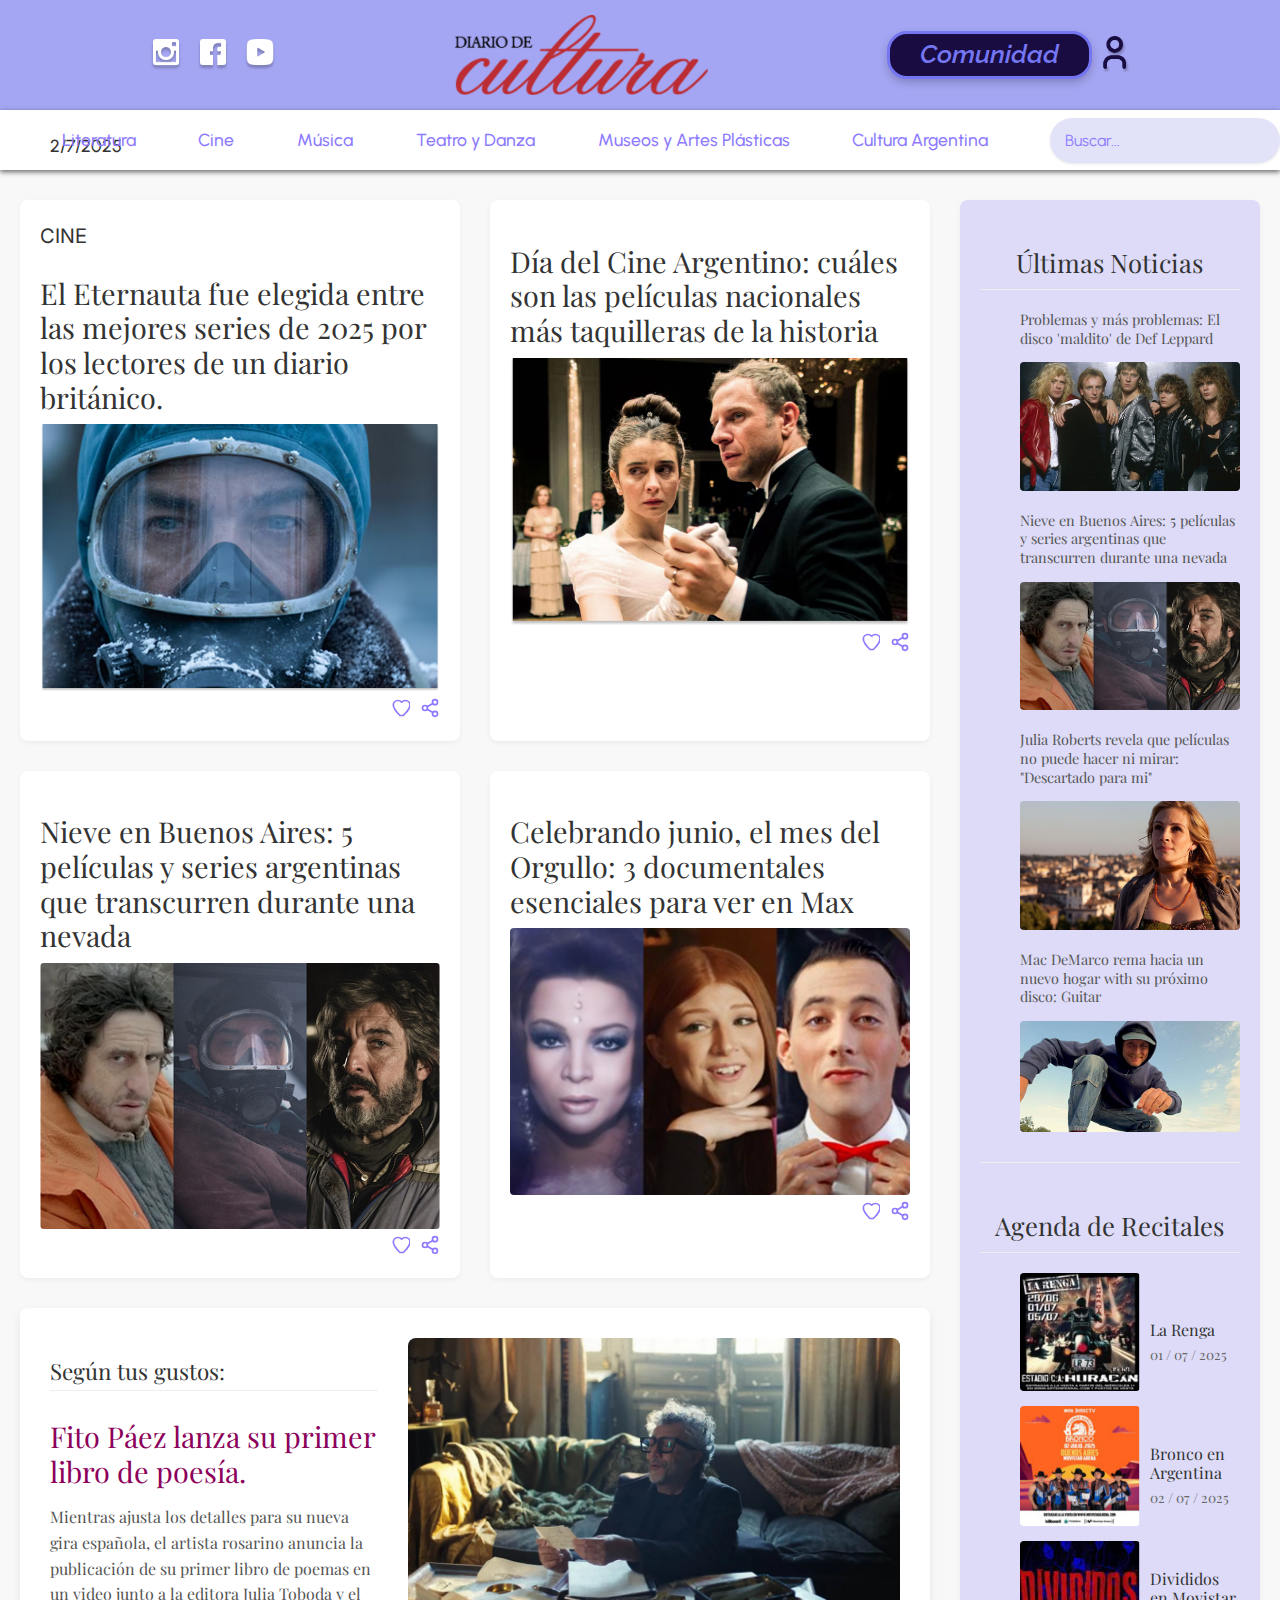
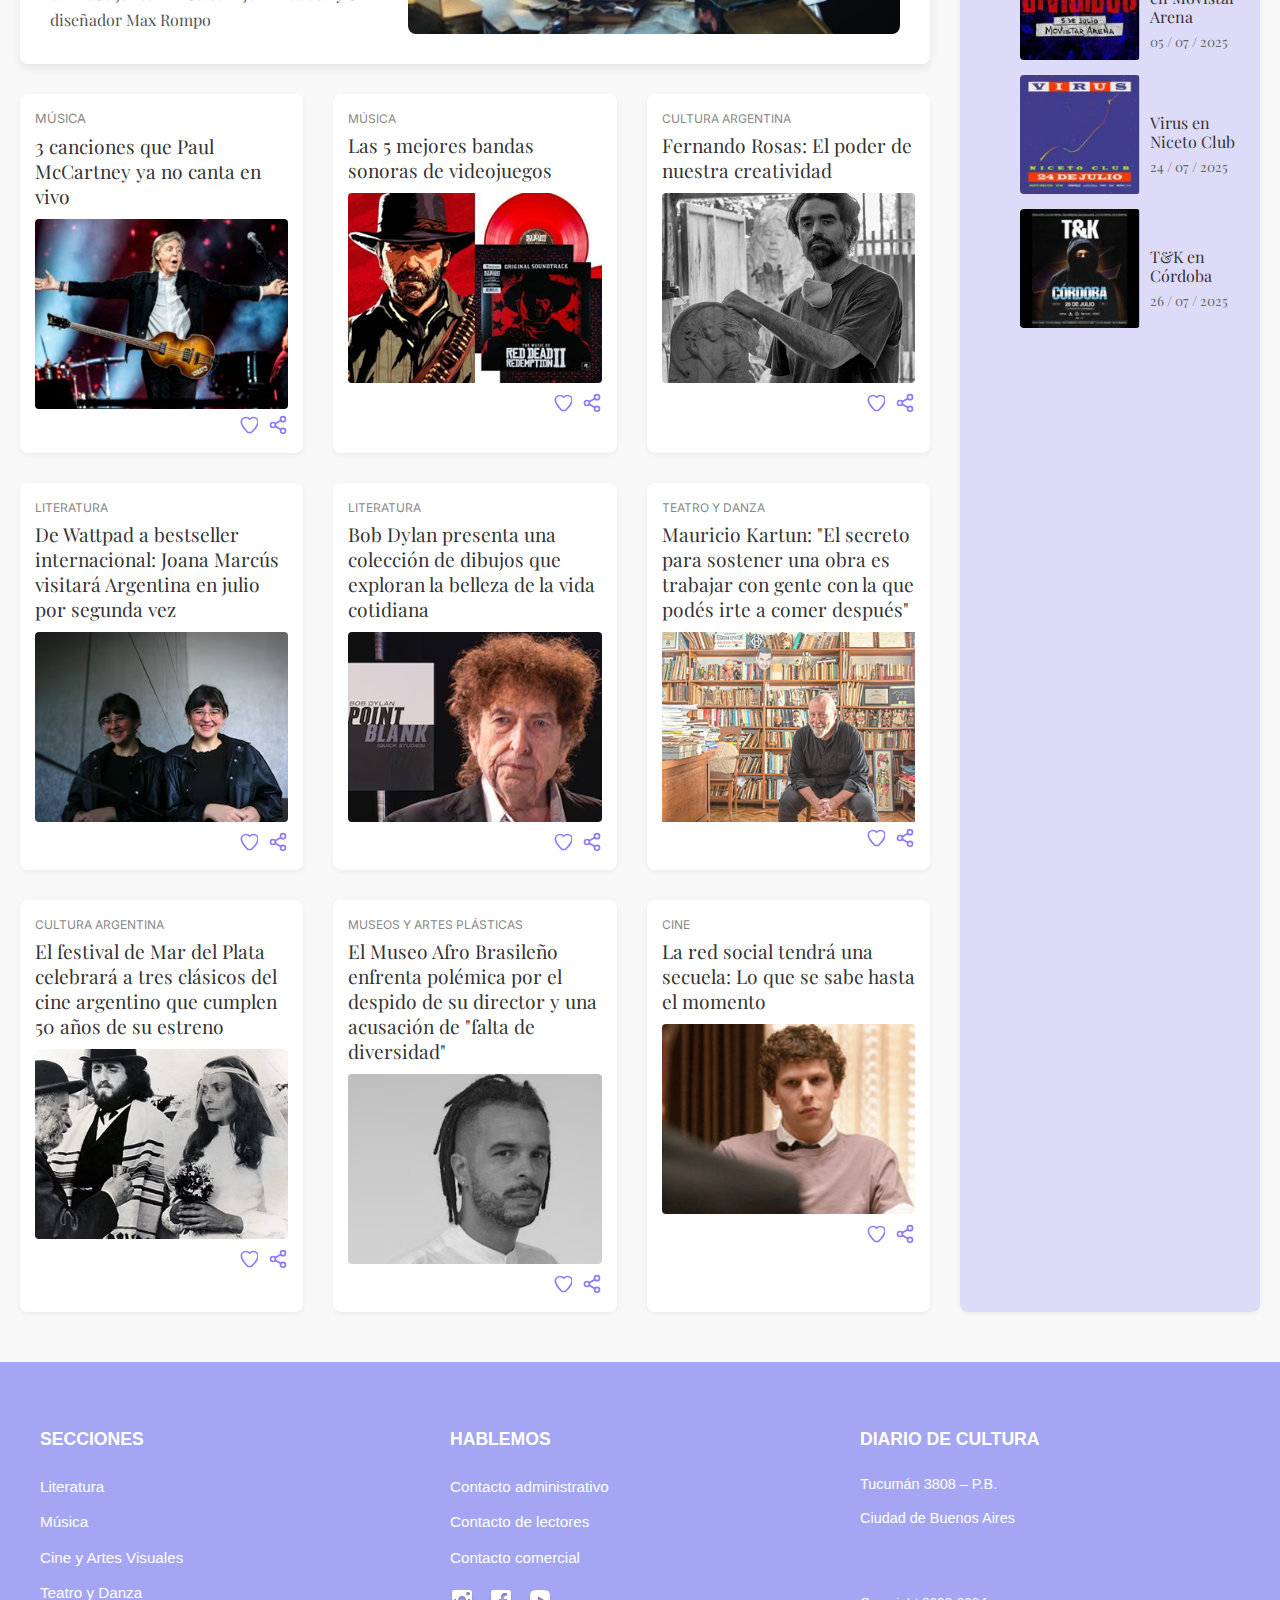
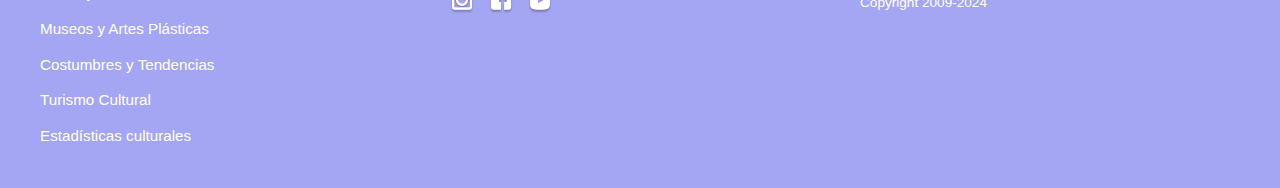
<file: index.html>
<!DOCTYPE html>
<html lang="es">
<head>
    <meta charset="UTF-8">
    <meta name="viewport" content="width=device-width, initial-scale=1.0">
    <title>Diario de Cultura</title>

<link rel="preconnect" href="https://fonts.googleapis.com">
    <link rel="preconnect" href="https://fonts.gstatic.com" crossorigin>

    <link href="https://fonts.googleapis.com/css2?family=Raleway:ital,wght@1,600&display=swap" rel="stylesheet">
  <link href="https://fonts.googleapis.com/css2?family=Urbanist:wght@500&display=swap" rel="stylesheet">
 <link href="https://fonts.googleapis.com/css2?family=Playfair+Display:wght@400&display=swap" rel="stylesheet">
 <link href="https://fonts.googleapis.com/css2?family=Inter:wght@400&display=swap" rel="stylesheet">

    <link rel="stylesheet" href="estilos.css">
    <link rel="icon" href="./imagenes/favicon.png" type="ICO">
</head>
<body>

    <header class="main-header">
        <div class="top-header-bar">
            <div class="social-icons">
                <a href="#" class="icon-link"><img src="Imagenes/IG.png" alt="Instagram"></a>
                <a href="#" class="icon-link"><img src="Imagenes/FB.png" alt="Facebook"></a>
                <a href="#" class="icon-link"><img src="Imagenes/YT.png" alt="YouTube"></a>
            </div>
            <div class="site-logo">
                <img src="Imagenes/Logo.png" alt="Diario de Cultura Logo">
            </div>
            <div class="CTA">
            <a href="comunidad.html" class="community-button">Comunidad</a>
            <a href="login.html" target="_blank">
        <img src="Imagenes/User.png" alt="Icono user">
    </a>
            </div>
        </div>

   <nav class="main-nav">
    <ul>
        <li>
            <p class="Fecha">2/7/2025</p>
        </li>

        <li><a href="#">Literatura</a></li>
        <li><a href="#">Cine</a></li>
        <li><a href="#">Música</a></li>
        <li><a href="#">Teatro y Danza</a></li>
        <li><a href="#">Museos y Artes Plásticas</a></li>
        <li><a href="#">Cultura Argentina</a></li>
  
    <div class="search-bar-container">
  <input type="text" class="search-input" placeholder="Buscar...">
  <span class="search-icon-svg">
    <!-- SVG de lupa -->
    <svg width="28" height="28" viewBox="0 0 24 24" fill="none" stroke="#8D7AFF" stroke-width="2" stroke-linecap="round" stroke-linejoin="round">
      <circle cx="11" cy="11" r="8"/>
      <line x1="21" y1="21" x2="16.65" y2="16.65"/>
    </svg>
  </span>
</div>

    </ul>
</nav>
    </header>
<main class="main-content-grid">
    <article class="grid-item news-item-gardel">
        <span class="CINE">CINE</span>
        <h2>El Eternauta fue elegida entre las mejores series de 2025 por los lectores de un diario británico.</h2>
        <img src="Imagenes/Cine.png" alt="El Eternauta">
        <div class="news-actions" style="display: flex; justify-content: flex-end; gap: 10px; margin-top: 6px;">
            <!-- Like icon -->
            <button class="like-btn" title="Me gusta" style="background:none;border:none;cursor:pointer;padding:0;">
                <svg class="heart-icon" width="20" height="20" viewBox="0 0 24 24" fill="none" stroke="#8D7AFF" stroke-width="2" stroke-linecap="round" stroke-linejoin="round">
                  <path d="M12 21C12 21 4 13.36 4 8.5C4 5.42 6.42 3 9.5 3C11.24 3 12.91 3.81 14 5.08C15.09 3.81 16.76 3 18.5 3C21.58 3 24 5.42 24 8.5C24 13.36 16 21 16 21H12Z"/>
                </svg>
            </button>
            <!-- Share icon -->
            <button title="Compartir" style="background:none;border:none;cursor:pointer;padding:0;">
                <svg width="20" height="20" viewBox="0 0 24 24" fill="none" stroke="#8D7AFF" stroke-width="2" stroke-linecap="round" stroke-linejoin="round">
                  <circle cx="18" cy="5" r="3"/>
                  <circle cx="6" cy="12" r="3"/>
                  <circle cx="18" cy="19" r="3"/>
                  <line x1="8.59" y1="13.51" x2="15.42" y2="17.49"/>
                  <line x1="15.41" y1="6.51" x2="8.59" y2="10.49"/>
                </svg>
            </button>
        </div>
    </article>

    <article class="grid-item news-item-eternauta">
        <h2>Día del Cine Argentino: cuáles son las películas nacionales más taquilleras de la historia</h2>
        <img src="Imagenes/Cine2.png" alt="La Eternauta">
        <div class="news-actions" style="display: flex; justify-content: flex-end; gap: 10px; margin-top: 6px;">
            <!-- Like icon -->
            <button class="like-btn" title="Me gusta" style="background:none;border:none;cursor:pointer;padding:0;">
                <svg class="heart-icon" width="20" height="20" viewBox="0 0 24 24" fill="none" stroke="#8D7AFF" stroke-width="2" stroke-linecap="round" stroke-linejoin="round">
                  <path d="M12 21C12 21 4 13.36 4 8.5C4 5.42 6.42 3 9.5 3C11.24 3 12.91 3.81 14 5.08C15.09 3.81 16.76 3 18.5 3C21.58 3 24 5.42 24 8.5C24 13.36 16 21 16 21H12Z"/>
                </svg>
            </button>
            <!-- Share icon -->
            <button title="Compartir" style="background:none;border:none;cursor:pointer;padding:0;">
                <svg width="20" height="20" viewBox="0 0 24 24" fill="none" stroke="#8D7AFF" stroke-width="2" stroke-linecap="round" stroke-linejoin="round">
                  <circle cx="18" cy="5" r="3"/>
                  <circle cx="6" cy="12" r="3"/>
                  <circle cx="18" cy="19" r="3"/>
                  <line x1="8.59" y1="13.51" x2="15.42" y2="17.49"/>
                  <line x1="15.41" y1="6.51" x2="8.59" y2="10.49"/>
                </svg>
            </button>
        </div>
    </article>

    <aside class="grid-item sidebar">
        <h3>Últimas Noticias</h3>
        <ul class="latest-news-list">
            <li>
                
                <p>Problemas y más problemas: El disco 'maldito' de Def Leppard</p>
                <img src="Imagenes/Not1.png" alt="Problemas Def Leppard">
            </li>
            <li>
                
                <p>Nieve en Buenos Aires: 5 películas y series argentinas que transcurren durante una nevada</p>
                <img src="Imagenes/Not2.png" alt="Nieve en Buenos Aires">
            </li>
            <li>
                
                <p>Julia Roberts revela que películas no puede hacer ni mirar: "Descartado 
                para mi"</p>
                <img src="Imagenes/Not3.png" alt="Julia Roberts">
            </li>
            <li>
                <p>Mac DeMarco rema hacia un nuevo hogar with su próximo disco: Guitar</p>
                 <img src="Imagenes/Not4.png" alt="Mac Demarco">
            </li>
        </ul>
        <section class="recital-agenda">
            <h3>Agenda de Recitales</h3>
            <ul class="recital-list">
                <li>
                    <img src="Imagenes/Not5.png" alt="La Renga">
                    <div><h4>La Renga</h4><p>01 / 07 / 2025</p></div>
                </li>
                <li>
                    <img src="Imagenes/Not6.png" alt="Bronco">
                    <div><h4>Bronco en Argentina</h4><p>02 / 07 / 2025</p></div>
                </li>
                <li>
                    <img src="Imagenes/Not7.png" alt="Divididos">
                    <div><h4>Divididos en Movistar Arena</h4><p>05 / 07 / 2025</p></div>
                </li>
                <li>
                    <img src="Imagenes/Not8.png" alt="Virus">
                    <div><h4>Virus en Niceto Club</h4><p>24 / 07 / 2025</p></div>
                </li>
                <li>
                    <img src="Imagenes/Not9.png" alt="T&K">
                    <div><h4>T&K en Córdoba</h4><p>26 / 07 / 2025</p></div>
                </li>
            </ul>
        </section>
    </aside>

    <article class="grid-item news-item-walsh">
        <h2>Nieve en Buenos Aires:
 5 películas y series argentinas que transcurren durante una nevada</h2>
        <img src="Imagenes/Cine3.png" alt="María Elena Walsh">
        <div class="news-actions" style="display: flex; justify-content: flex-end; gap: 10px; margin-top: 6px;">
            <!-- Like icon -->
            <button class="like-btn" title="Me gusta" style="background:none;border:none;cursor:pointer;padding:0;">
                <svg class="heart-icon" width="20" height="20" viewBox="0 0 24 24" fill="none" stroke="#8D7AFF" stroke-width="2" stroke-linecap="round" stroke-linejoin="round">
                  <path d="M12 21C12 21 4 13.36 4 8.5C4 5.42 6.42 3 9.5 3C11.24 3 12.91 3.81 14 5.08C15.09 3.81 16.76 3 18.5 3C21.58 3 24 5.42 24 8.5C24 13.36 16 21 16 21H12Z"/>
                </svg>
            </button>
            <!-- Share icon -->
            <button title="Compartir" style="background:none;border:none;cursor:pointer;padding:0;">
                <svg width="20" height="20" viewBox="0 0 24 24" fill="none" stroke="#8D7AFF" stroke-width="2" stroke-linecap="round" stroke-linejoin="round">
                  <circle cx="18" cy="5" r="3"/>
                  <circle cx="6" cy="12" r="3"/>
                  <circle cx="18" cy="19" r="3"/>
                  <line x1="8.59" y1="13.51" x2="15.42" y2="17.49"/>
                  <line x1="15.41" y1="6.51" x2="8.59" y2="10.49"/>
                </svg>
            </button>
        </div>
    </article>

    <article class="grid-item news-item-cine-argentino">
        <h2>Celebrando junio, el mes del Orgullo:
3 documentales esenciales para ver en Max</h2>
        <img src="Imagenes/Cine4.png" alt="Día del Cine Argentino">
        <div class="news-actions" style="display: flex; justify-content: flex-end; gap: 10px; margin-top: 6px;">
            <!-- Like icon -->
            <button class="like-btn" title="Me gusta" style="background:none;border:none;cursor:pointer;padding:0;">
                <svg class="heart-icon" width="20" height="20" viewBox="0 0 24 24" fill="none" stroke="#8D7AFF" stroke-width="2" stroke-linecap="round" stroke-linejoin="round">
                  <path d="M12 21C12 21 4 13.36 4 8.5C4 5.42 6.42 3 9.5 3C11.24 3 12.91 3.81 14 5.08C15.09 3.81 16.76 3 18.5 3C21.58 3 24 5.42 24 8.5C24 13.36 16 21 16 21H12Z"/>
                </svg>
            </button>
            <!-- Share icon -->
            <button title="Compartir" style="background:none;border:none;cursor:pointer;padding:0;">
                <svg width="20" height="20" viewBox="0 0 24 24" fill="none" stroke="#8D7AFF" stroke-width="2" stroke-linecap="round" stroke-linejoin="round">
                  <circle cx="18" cy="5" r="3"/>
                  <circle cx="6" cy="12" r="3"/>
                  <circle cx="18" cy="19" r="3"/>
                  <line x1="8.59" y1="13.51" x2="15.42" y2="17.49"/>
                  <line x1="15.41" y1="6.51" x2="8.59" y2="10.49"/>
                </svg>
            </button>
        </div>
    </article>

    <section class="grid-item section-fito-poesia-divider">
        <div class="fito-poesia-content">
            <h2>Según tus gustos:</h2>
            <h3>Fito Páez lanza su primer libro de poesía.</h3>
            <p>Mientras ajusta los detalles para su nueva gira española, el artista rosarino anuncia la publicación de su primer libro de poemas en un video junto a la editora Julia Toboda y el diseñador Max Rompo</p>
        </div>
        <div class="fito-poesia-image">
            <img src="Imagenes/FitoPaez.png" alt="Fito Páez en un sofá">
        </div>
    </section>
<article class="grid-item news-item-paul-mccartney-small">
        <div>
            <span class="category">Música</span>
            <h3>3 canciones que Paul McCartney ya no canta en vivo</h3>
             <img src="Imagenes/Música1.png" alt="Bandas Sonoras">
            <div class="news-actions" style="display: flex; justify-content: flex-end; gap: 10px; margin-top: 6px;">
                <!-- Like icon -->
                <button class="like-btn" title="Me gusta" style="background:none;border:none;cursor:pointer;padding:0;">
                    <svg class="heart-icon" width="20" height="20" viewBox="0 0 24 24" fill="none" stroke="#8D7AFF" stroke-width="2" stroke-linecap="round" stroke-linejoin="round">
                      <path d="M12 21C12 21 4 13.36 4 8.5C4 5.42 6.42 3 9.5 3C11.24 3 12.91 3.81 14 5.08C15.09 3.81 16.76 3 18.5 3C21.58 3 24 5.42 24 8.5C24 13.36 16 21 16 21H12Z"/>
                    </svg>
                </button>
                <!-- Share icon -->
                <button title="Compartir" style="background:none;border:none;cursor:pointer;padding:0;">
                    <svg width="20" height="20" viewBox="0 0 24 24" fill="none" stroke="#8D7AFF" stroke-width="2" stroke-linecap="round" stroke-linejoin="round">
                      <circle cx="18" cy="5" r="3"/>
                      <circle cx="6" cy="12" r="3"/>
                      <circle cx="18" cy="19" r="3"/>
                      <line x1="8.59" y1="13.51" x2="15.42" y2="17.49"/>
                      <line x1="15.41" y1="6.51" x2="8.59" y2="10.49"/>
                    </svg>
                </button>
            </div>
        </div>
    </article>

    <article class="grid-item news-item-bandas-sonoras">
        <span class="category">Música</span>
        <h3>Las 5 mejores bandas sonoras de videojuegos</h3>
        <img src="Imagenes/Música2.png" alt="Bandas Sonoras">
        <div class="news-actions" style="display: flex; justify-content: flex-end; gap: 10px; margin-top: 6px;">
            <!-- Like icon -->
            <button class="like-btn" title="Me gusta" style="background:none;border:none;cursor:pointer;padding:0;">
                <svg class="heart-icon" width="20" height="20" viewBox="0 0 24 24" fill="none" stroke="#8D7AFF" stroke-width="2" stroke-linecap="round" stroke-linejoin="round">
                  <path d="M12 21C12 21 4 13.36 4 8.5C4 5.42 6.42 3 9.5 3C11.24 3 12.91 3.81 14 5.08C15.09 3.81 16.76 3 18.5 3C21.58 3 24 5.42 24 8.5C24 13.36 16 21 16 21H12Z"/>
                </svg>
            </button>
            <!-- Share icon -->
            <button title="Compartir" style="background:none;border:none;cursor:pointer;padding:0;">
                <svg width="20" height="20" viewBox="0 0 24 24" fill="none" stroke="#8D7AFF" stroke-width="2" stroke-linecap="round" stroke-linejoin="round">
                  <circle cx="18" cy="5" r="3"/>
                  <circle cx="6" cy="12" r="3"/>
                  <circle cx="18" cy="19" r="3"/>
                  <line x1="8.59" y1="13.51" x2="15.42" y2="17.49"/>
                  <line x1="15.41" y1="6.51" x2="8.59" y2="10.49"/>
                </svg>
            </button>
        </div>
    </article>

    <article class="grid-item news-item-fernando-rosas">
        <span class="category">Cultura Argentina</span>
        <h3>Fernando Rosas: El poder de nuestra creatividad</h3>
        <img src="Imagenes/Cultura.png" alt="Fernando Rosas">
        <div class="news-actions" style="display: flex; justify-content: flex-end; gap: 10px; margin-top: 6px;">
            <!-- Like icon -->
            <button class="like-btn" title="Me gusta" style="background:none;border:none;cursor:pointer;padding:0;">
                <svg class="heart-icon" width="20" height="20" viewBox="0 0 24 24" fill="none" stroke="#8D7AFF" stroke-width="2" stroke-linecap="round" stroke-linejoin="round">
                  <path d="M12 21C12 21 4 13.36 4 8.5C4 5.42 6.42 3 9.5 3C11.24 3 12.91 3.81 14 5.08C15.09 3.81 16.76 3 18.5 3C21.58 3 24 5.42 24 8.5C24 13.36 16 21 16 21H12Z"/>
                </svg>
            </button>
            <!-- Share icon -->
            <button title="Compartir" style="background:none;border:none;cursor:pointer;padding:0;">
                <svg width="20" height="20" viewBox="0 0 24 24" fill="none" stroke="#8D7AFF" stroke-width="2" stroke-linecap="round" stroke-linejoin="round">
                  <circle cx="18" cy="5" r="3"/>
                  <circle cx="6" cy="12" r="3"/>
                  <circle cx="18" cy="19" r="3"/>
                  <line x1="8.59" y1="13.51" x2="15.42" y2="17.49"/>
                  <line x1="15.41" y1="6.51" x2="8.59" y2="10.49"/>
                </svg>
            </button>
        </div>
    </article>

    <article class="grid-item news-item-joana-marcus">
        <span class="category">Literatura</span>
        <h3>De Wattpad a bestseller internacional: Joana Marcús visitará Argentina en julio por segunda vez</h3>
        <img src="Imagenes/Lit1.png" alt="Joana Marcús">
        <div class="news-actions" style="display: flex; justify-content: flex-end; gap: 10px; margin-top: 6px;">
            <!-- Like icon -->
            <button class="like-btn" title="Me gusta" style="background:none;border:none;cursor:pointer;padding:0;">
                <svg class="heart-icon" width="20" height="20" viewBox="0 0 24 24" fill="none" stroke="#8D7AFF" stroke-width="2" stroke-linecap="round" stroke-linejoin="round">
                  <path d="M12 21C12 21 4 13.36 4 8.5C4 5.42 6.42 3 9.5 3C11.24 3 12.91 3.81 14 5.08C15.09 3.81 16.76 3 18.5 3C21.58 3 24 5.42 24 8.5C24 13.36 16 21 16 21H12Z"/>
                </svg>
            </button>
            <!-- Share icon -->
            <button title="Compartir" style="background:none;border:none;cursor:pointer;padding:0;">
                <svg width="20" height="20" viewBox="0 0 24 24" fill="none" stroke="#8D7AFF" stroke-width="2" stroke-linecap="round" stroke-linejoin="round">
                  <circle cx="18" cy="5" r="3"/>
                  <circle cx="6" cy="12" r="3"/>
                  <circle cx="18" cy="19" r="3"/>
                  <line x1="8.59" y1="13.51" x2="15.42" y2="17.49"/>
                  <line x1="15.41" y1="6.51" x2="8.59" y2="10.49"/>
                </svg>
            </button>
        </div>
    </article>

    <article class="grid-item news-item-bob-dylan">
        <span class="category">Literatura</span>
        <h3>Bob Dylan presenta una colección de dibujos que exploran la belleza de la vida cotidiana</h3>
        <img src="Imagenes/Lit2.png" alt="Bob Dylan">
        <div class="news-actions" style="display: flex; justify-content: flex-end; gap: 10px; margin-top: 6px;">
            <!-- Like icon -->
            <button class="like-btn" title="Me gusta" style="background:none;border:none;cursor:pointer;padding:0;">
                <svg class="heart-icon" width="20" height="20" viewBox="0 0 24 24" fill="none" stroke="#8D7AFF" stroke-width="2" stroke-linecap="round" stroke-linejoin="round">
                  <path d="M12 21C12 21 4 13.36 4 8.5C4 5.42 6.42 3 9.5 3C11.24 3 12.91 3.81 14 5.08C15.09 3.81 16.76 3 18.5 3C21.58 3 24 5.42 24 8.5C24 13.36 16 21 16 21H12Z"/>
                </svg>
            </button>
            <!-- Share icon -->
            <button title="Compartir" style="background:none;border:none;cursor:pointer;padding:0;">
                <svg width="20" height="20" viewBox="0 0 24 24" fill="none" stroke="#8D7AFF" stroke-width="2" stroke-linecap="round" stroke-linejoin="round">
                  <circle cx="18" cy="5" r="3"/>
                  <circle cx="6" cy="12" r="3"/>
                  <circle cx="18" cy="19" r="3"/>
                  <line x1="8.59" y1="13.51" x2="15.42" y2="17.49"/>
                  <line x1="15.41" y1="6.51" x2="8.59" y2="10.49"/>
                </svg>
            </button>
        </div>
    </article>

    <article class="grid-item news-item-mauricio-kartun">
        <span class="category">Teatro y Danza</span>
        <h3>Mauricio Kartun: "El secreto para sostener una obra es trabajar con gente con la que podés irte a comer después"</h3>
        <a href="#"><img src="Imagenes/Teatro.png" alt="Mauricio Kartun"></a>
        <div class="news-actions" style="display: flex; justify-content: flex-end; gap: 10px; margin-top: 6px;">
            <!-- Like icon -->
            <button class="like-btn" title="Me gusta" style="background:none;border:none;cursor:pointer;padding:0;">
                <svg class="heart-icon" width="20" height="20" viewBox="0 0 24 24" fill="none" stroke="#8D7AFF" stroke-width="2" stroke-linecap="round" stroke-linejoin="round">
                  <path d="M12 21C12 21 4 13.36 4 8.5C4 5.42 6.42 3 9.5 3C11.24 3 12.91 3.81 14 5.08C15.09 3.81 16.76 3 18.5 3C21.58 3 24 5.42 24 8.5C24 13.36 16 21 16 21H12Z"/>
                </svg>
            </button>
            <!-- Share icon -->
            <button title="Compartir" style="background:none;border:none;cursor:pointer;padding:0;">
                <svg width="20" height="20" viewBox="0 0 24 24" fill="none" stroke="#8D7AFF" stroke-width="2" stroke-linecap="round" stroke-linejoin="round">
                  <circle cx="18" cy="5" r="3"/>
                  <circle cx="6" cy="12" r="3"/>
                  <circle cx="18" cy="19" r="3"/>
                  <line x1="8.59" y1="13.51" x2="15.42" y2="17.49"/>
                  <line x1="15.41" y1="6.51" x2="8.59" y2="10.49"/>
                </svg>
            </button>
        </div>
    </article>

    <article class="grid-item news-item-mar-del-plata">
        <span class="category">Cultura Argentina</span>
        <h3>El festival de Mar del Plata celebrará a tres clásicos del cine argentino que cumplen 50 años de su estreno</h3>
        <img src="Imagenes/Cultura2.png" alt="Festival Mar del Plata">
        <div class="news-actions" style="display: flex; justify-content: flex-end; gap: 10px; margin-top: 6px;">
            <!-- Like icon -->
            <button class="like-btn" title="Me gusta" style="background:none;border:none;cursor:pointer;padding:0;">
                <svg class="heart-icon" width="20" height="20" viewBox="0 0 24 24" fill="none" stroke="#8D7AFF" stroke-width="2" stroke-linecap="round" stroke-linejoin="round">
                  <path d="M12 21C12 21 4 13.36 4 8.5C4 5.42 6.42 3 9.5 3C11.24 3 12.91 3.81 14 5.08C15.09 3.81 16.76 3 18.5 3C21.58 3 24 5.42 24 8.5C24 13.36 16 21 16 21H12Z"/>
                </svg>
            </button>
            <!-- Share icon -->
            <button title="Compartir" style="background:none;border:none;cursor:pointer;padding:0;">
                <svg width="20" height="20" viewBox="0 0 24 24" fill="none" stroke="#8D7AFF" stroke-width="2" stroke-linecap="round" stroke-linejoin="round">
                  <circle cx="18" cy="5" r="3"/>
                  <circle cx="6" cy="12" r="3"/>
                  <circle cx="18" cy="19" r="3"/>
                  <line x1="8.59" y1="13.51" x2="15.42" y2="17.49"/>
                  <line x1="15.41" y1="6.51" x2="8.59" y2="10.49"/>
                </svg>
            </button>
        </div>
    </article>

    <article class="grid-item news-item-museo-afro">
        <span class="category">Museos y Artes Plásticas</span>
        <h3>El Museo Afro Brasileño enfrenta polémica por el despido de su director y una acusación de "falta de diversidad"</h3>
        <img src="Imagenes/Museo.png" alt="Museo Afro Brasileño">
        <div class="news-actions" style="display: flex; justify-content: flex-end; gap: 10px; margin-top: 6px;">
            <!-- Like icon -->
            <button class="like-btn" title="Me gusta" style="background:none;border:none;cursor:pointer;padding:0;">
                <svg class="heart-icon" width="20" height="20" viewBox="0 0 24 24" fill="none" stroke="#8D7AFF" stroke-width="2" stroke-linecap="round" stroke-linejoin="round">
                  <path d="M12 21C12 21 4 13.36 4 8.5C4 5.42 6.42 3 9.5 3C11.24 3 12.91 3.81 14 5.08C15.09 3.81 16.76 3 18.5 3C21.58 3 24 5.42 24 8.5C24 13.36 16 21 16 21H12Z"/>
                </svg>
            </button>
            <!-- Share icon -->
            <button title="Compartir" style="background:none;border:none;cursor:pointer;padding:0;">
                <svg width="20" height="20" viewBox="0 0 24 24" fill="none" stroke="#8D7AFF" stroke-width="2" stroke-linecap="round" stroke-linejoin="round">
                  <circle cx="18" cy="5" r="3"/>
                  <circle cx="6" cy="12" r="3"/>
                  <circle cx="18" cy="19" r="3"/>
                  <line x1="8.59" y1="13.51" x2="15.42" y2="17.49"/>
                  <line x1="15.41" y1="6.51" x2="8.59" y2="10.49"/>
                </svg>
            </button>
        </div>
    </article>

    <article class="grid-item news-item-red-social-secuela">
        <span class="category">Cine</span>
        <h3>La red social tendrá una secuela: Lo que se sabe hasta el momento</h3>
        <img src="Imagenes/Elfacha.png" alt="La Red Social">
        <div class="news-actions" style="display: flex; justify-content: flex-end; gap: 10px; margin-top: 6px;">
            <!-- Like icon -->
            <button class="like-btn" title="Me gusta" style="background:none;border:none;cursor:pointer;padding:0;">
                <svg class="heart-icon" width="20" height="20" viewBox="0 0 24 24" fill="none" stroke="#8D7AFF" stroke-width="2" stroke-linecap="round" stroke-linejoin="round">
                  <path d="M12 21C12 21 4 13.36 4 8.5C4 5.42 6.42 3 9.5 3C11.24 3 12.91 3.81 14 5.08C15.09 3.81 16.76 3 18.5 3C21.58 3 24 5.42 24 8.5C24 13.36 16 21 16 21H12Z"/>
                </svg>
            </button>
            <!-- Share icon -->
            <button title="Compartir" style="background:none;border:none;cursor:pointer;padding:0;">
                <svg width="20" height="20" viewBox="0 0 24 24" fill="none" stroke="#8D7AFF" stroke-width="2" stroke-linecap="round" stroke-linejoin="round">
                  <circle cx="18" cy="5" r="3"/>
                  <circle cx="6" cy="12" r="3"/>
                  <circle cx="18" cy="19" r="3"/>
                  <line x1="8.59" y1="13.51" x2="15.42" y2="17.49"/>
                  <line x1="15.41" y1="6.51" x2="8.59" y2="10.49"/>
                </svg>
            </button>
        </div>
    </article>
</main>

 <footer class="main-footer">
    <div class="footer-grid">
        <div class="footer-column sections">
            <h4>SECCIONES</h4>
            <ul>
                <li><a href="#">Literatura</a></li>
                <li><a href="#">Música</a></li>
                <li><a href="#">Cine y Artes Visuales</a></li>
                <li><a href="#">Teatro y Danza</a></li>
                <li><a href="#">Museos y Artes Plásticas</a></li>
                <li><a href="#">Costumbres y Tendencias</a></li>
                <li><a href="#">Turismo Cultural</a></li>
                <li><a href="#">Estadísticas culturales</a></li>
            </ul>
        </div>

        <div class="footer-column contact-info">
            <h4>HABLEMOS</h4>
            <ul>
                <li><a href="#">Contacto administrativo</a></li>
                <li><a href="#">Contacto de lectores</a></li>
                <li><a href="#">Contacto comercial</a></li>
            </ul>
            <div class="footer-social-icons">
                <a href="#" class="social-icon-link"><img src="Imagenes/IG.png" alt="Instagram"></a>
                <a href="#" class="social-icon-link"><img src="Imagenes/FB.png" alt="Facebook"></a>
                 <a href="#" class="social-icon-link"><img src="Imagenes/YT.png" alt="YouTube"></a>
            </div>
        </div>

        <div class="footer-column editorial-info">
            <h4>DIARIO DE CULTURA</h4>
            <address>
                <p>Tucumán 3808 – P.B.</p>
                <p>Ciudad de Buenos Aires</p>
            </address>
            <p class="copyright">Copyright 2009-2024</p>
        </div>
    </div>
</footer>

<script>
  // Corazones rellenos al click
  document.querySelectorAll('.like-btn').forEach(function(btn) {
    btn.addEventListener('click', function() {
      const svg = btn.querySelector('.heart-icon');
      const isFilled = svg.getAttribute('fill') !== 'none' && svg.getAttribute('fill') !== '';
      if (!isFilled) {
        svg.setAttribute('fill', '#8D7AFF');
      } else {
        svg.setAttribute('fill', 'none');
      }
    });
  });
</script>
</body>
</html>
</file>
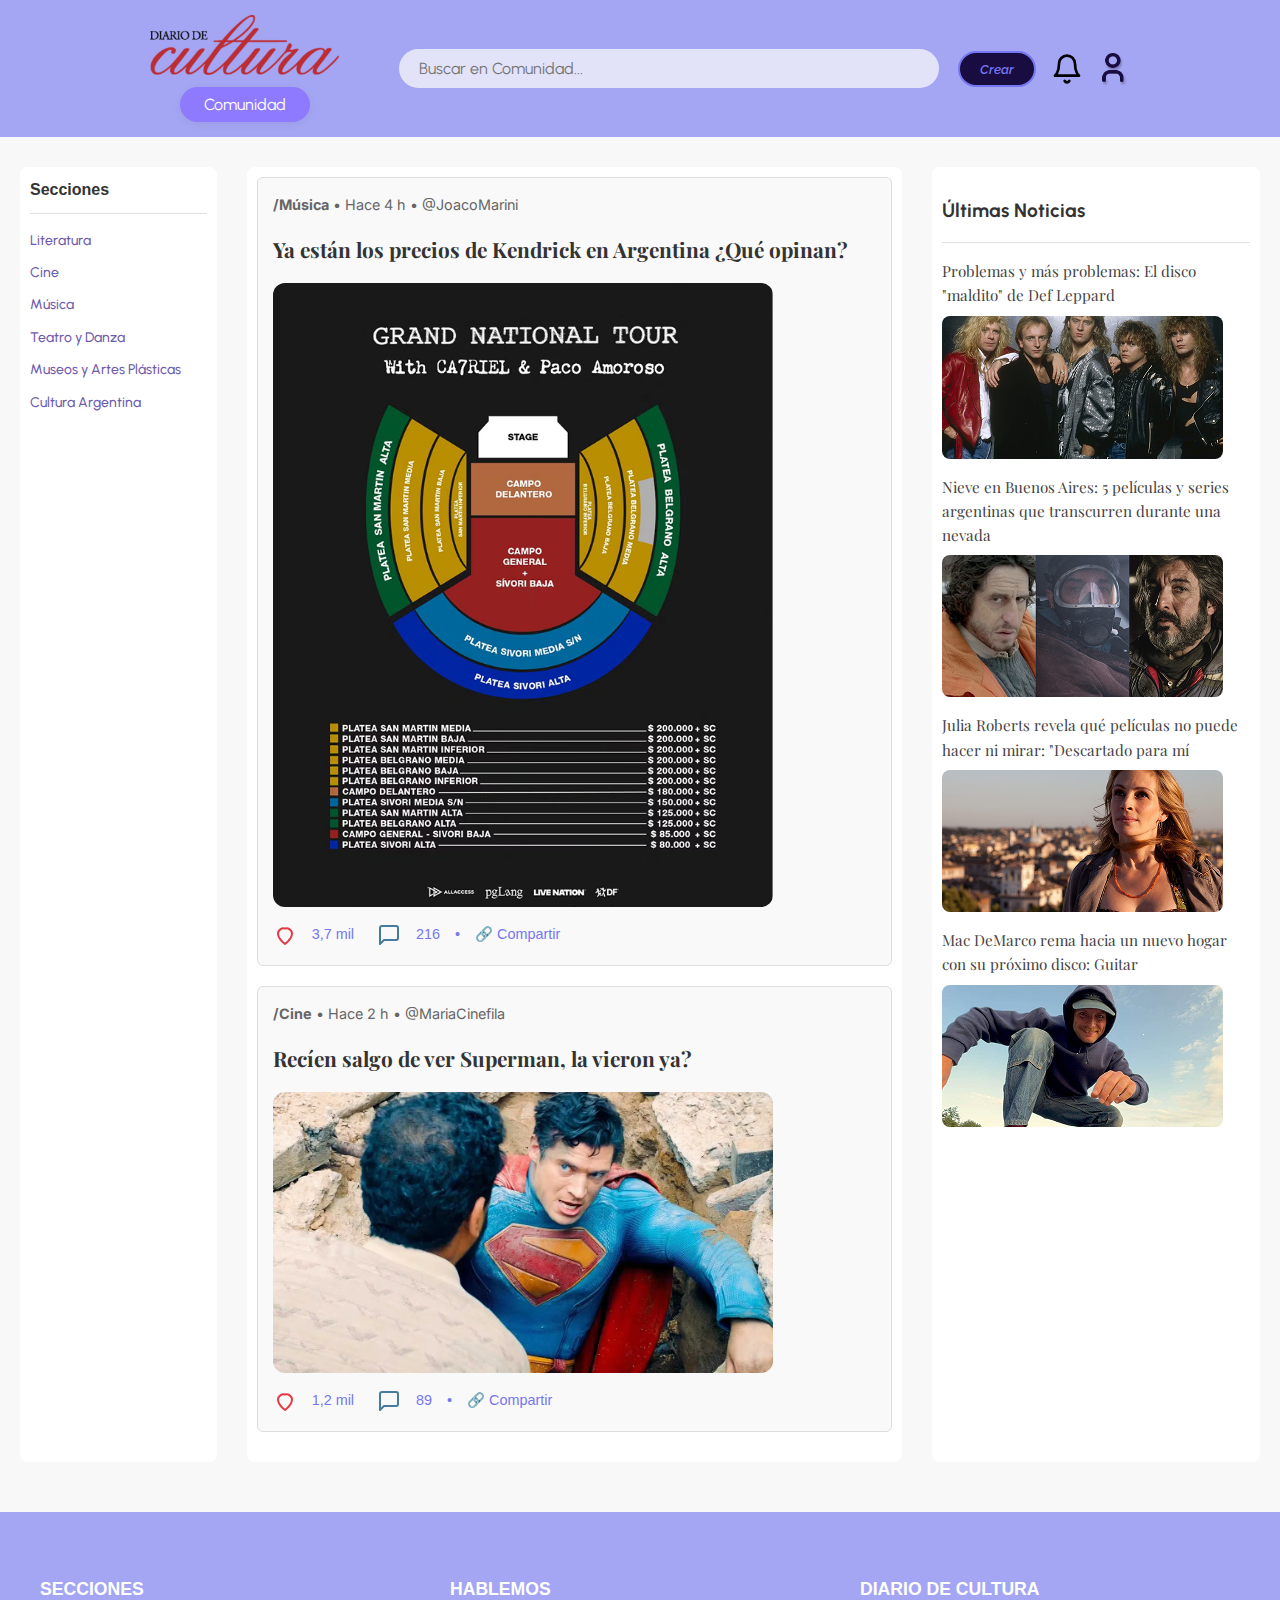
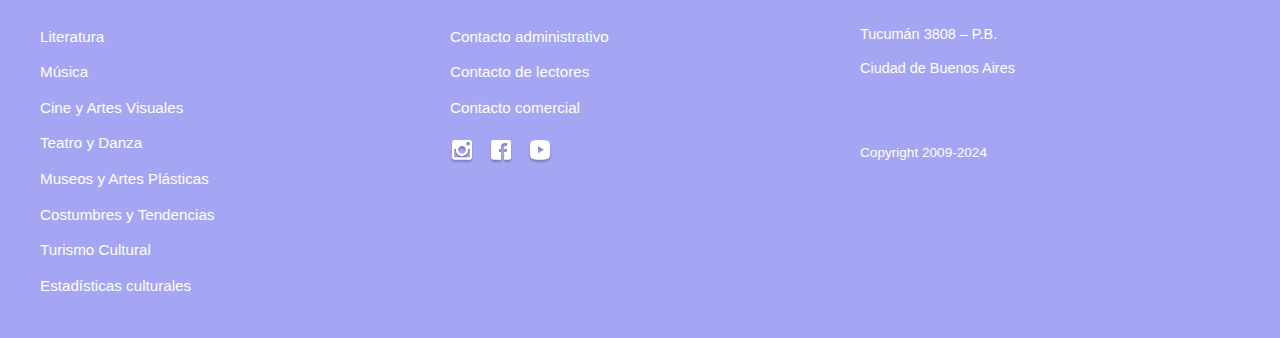
<file: comunidad.html>
<!DOCTYPE html>
<html lang="es">
<head>
  <meta charset="UTF-8" />
  <meta name="viewport" content="width=device-width, initial-scale=1.0" />
  <title>Comunidad | Diario de Cultura</title>
  <link rel="stylesheet" href="estilos.css" />
  <link rel="icon" href="Imagenes/favicon.png" type="ICO" />
  <!-- Tipografías -->
  <link href="https://fonts.googleapis.com/css2?family=Raleway:ital,wght@1,600&display=swap" rel="stylesheet" />
  <link href="https://fonts.googleapis.com/css2?family=Urbanist:wght@500&display=swap" rel="stylesheet" />
  <link href="https://fonts.googleapis.com/css2?family=Playfair+Display:wght@400&display=swap" rel="stylesheet" />
  <link href="https://fonts.googleapis.com/css2?family=Inter:wght@400&display=swap" rel="stylesheet" />
</head>
<body>

<!-- HEADER personalizado para Comunidad -->
<header class="comunidad-header">
  <div class="logo">
    <a href="index.html"><img src="Imagenes/Logo.png" alt="Logo Diario de Cultura" /></a>
    <button class="comunidad-active-btn" style="display:block;margin:12px auto 0 auto;padding:8px 24px;background:#8D7AFF;color:#fff;border:none;border-radius:20px;font-size:1rem;font-family:'Urbanist',sans-serif;cursor:default;box-shadow:0 2px 8px rgba(0,0,0,0.06);">Comunidad</button>
  </div>
  <div class="search-bar">
    <input type="text" placeholder="Buscar en Comunidad..." />
  </div>
  <div class="acciones">
    <a href="crear.html">
      <button>Crear</button>
    </a>
    <span class="notificaciones-icon" style="display:inline-flex;align-items:center;">
      <svg width="32" height="32" viewBox="0 0 24 24" fill="none" stroke="#000" stroke-width="2" stroke-linecap="round" stroke-linejoin="round" style="display:block;">
        <path d="M18 8a6 6 0 0 0-12 0c0 7-3 9-3 9h18s-3-2-3-9"/>
        <path d="M13.73 21a2 2 0 0 1-3.46 0"/>
      </svg>
    </span>
    <a href="login.html">
      <img src="Imagenes/User.png" alt="Usuario" style="width:32px;height:32px;object-fit:contain;cursor:pointer;" />
    </a>
  </div>
</header>

<!-- CUERPO principal con 3 columnas -->
<main class="comunidad-layout">
  <!-- Izquierda: Secciones -->
  <aside class="secciones">
    <strong style="display:block;margin-bottom:10px;">Secciones</strong>
    <hr style="border:none;border-top:1.5px solid #e0e0e0;margin:0 0 16px 0;">
    <ul>
      <li><a href="literatura.html">Literatura</a></li>
      <li><a href="#">Cine</a></li>
      <li><a href="#">Música</a></li>
      <li><a href="#">Teatro y Danza</a></li>
      <li><a href="#">Museos y Artes Plásticas</a></li>
      <li><a href="#">Cultura Argentina</a></li>
    </ul>
  </aside>

  <!-- Centro: Foro -->
  <section class="foro">
    <article class="post">
      <div class="meta"><strong>/Música</strong> • Hace 4 h • @JoacoMarini</div>
      <h2>Ya están los precios de Kendrick en Argentina ¿Qué opinan?</h2>
      <img src="Imagenes/kendick.png" alt="Kendrick Lamar en Argentina" style="width:100%;max-width:500px;display:block;margin:16px 0;border-radius:12px;" />
      <div class="acciones">
        <button class="like-btn" data-liked="false" style="background:none;border:none;cursor:pointer;padding:0;vertical-align:middle;">
          <svg class="heart-icon" width="24" height="24" viewBox="0 0 24 24" fill="none" stroke="#E63946" stroke-width="2" stroke-linecap="round" stroke-linejoin="round">
            <path d="M12 21s-7-5.434-7-10.5A5.5 5.5 0 0 1 12 5.5a5.5 5.5 0 0 1 7 5.0C19 15.566 12 21 12 21z"/>
          </svg>
        </button>
        <span>3,7 mil</span>
        <button class="comment-btn" id="show-comments-kendrick" style="background:none;border:none;cursor:pointer;padding:0 0 0 8px;vertical-align:middle;">
          <svg class="comment-icon" width="24" height="24" viewBox="0 0 24 24" fill="none" stroke="#457B9D" stroke-width="2" stroke-linecap="round" stroke-linejoin="round">
            <path d="M21 15a2 2 0 0 1-2 2H7l-4 4V5a2 2 0 0 1 2-2h14a2 2 0 0 1 2 2z"/>
          </svg>
        </button>
        <span>216</span> • <span>🔗 Compartir</span>
      </div>
      <div id="comments-dropdown-kendrick" style="display:none;margin:16px 0 0 0;padding:16px;background:#F7F6FB;border-radius:12px;box-shadow:0 2px 8px rgba(0,0,0,0.06);">
        <strong style="font-size:1.05em;margin-bottom:8px;display:block;">Comentarios</strong>
        <form id="form-kendrick" style="margin-bottom:16px;">
          <input type="text" id="input-kendrick" placeholder="Escribe tu comentario..." style="width:80%;padding:6px 10px;border-radius:6px;border:1px solid #ccc;font-size:1em;">
          <button type="submit" style="padding:6px 16px;border:none;border-radius:6px;background:#8D7AFF;color:#fff;font-size:1em;cursor:pointer;">Enviar</button>
        </form>
        <div id="comments-list-kendrick">
          <div style="margin-bottom:12px;">
            <span style="font-weight:bold;color:#8D7AFF;">@HipHopFan</span> <span style="color:#888;">• Hace 5 min</span>
            <div>¡Una locura los precios! Pero Kendrick lo vale, ¿no?</div>
          </div>
          <div style="margin-bottom:12px;">
            <span style="font-weight:bold;color:#8D7AFF;">@EntradasYA</span> <span style="color:#888;">• Hace 20 min</span>
            <div>¿Alguien sabe si hay preventa exclusiva para bancos?</div>
          </div>
          <div style="margin-bottom:12px;">
            <span style="font-weight:bold;color:#8D7AFF;">@CamiTrap</span> <span style="color:#888;">• Hace 35 min</span>
            <div>¡Por fin viene! Espero que el show sea largo.</div>
          </div>
          <div>
            <span style="font-weight:bold;color:#8D7AFF;">@JoacoMarini</span> <span style="color:#888;">• Hace 1 h</span>
            <div>Yo ya tengo mi entrada, ¡nos vemos ahí!</div>
          </div>
        </div>
      </div>
    </article>

    <article class="post">
      <div class="meta"><strong>/Cine</strong> • Hace 2 h • @MariaCinefila</div>
      <h2>Recíen salgo de ver Superman, la vieron ya?</h2>
      <img src="Imagenes/superman.png" alt="Película argentina recomendada" style="width:100%;max-width:500px;display:block;margin:16px 0;border-radius:12px;" />
      <div class="acciones">
        <button class="like-btn" data-liked="false" style="background:none;border:none;cursor:pointer;padding:0;vertical-align:middle;">
          <svg class="heart-icon" width="24" height="24" viewBox="0 0 24 24" fill="none" stroke="#E63946" stroke-width="2" stroke-linecap="round" stroke-linejoin="round">
            <path d="M12 21s-7-5.434-7-10.5A5.5 5.5 0 0 1 12 5.5a5.5 5.5 0 0 1 7 5.0C19 15.566 12 21 12 21z"/>
          </svg>
        </button>
        <span>1,2 mil</span>
        <button class="comment-btn" id="show-comments-superman" style="background:none;border:none;cursor:pointer;padding:0 0 0 8px;vertical-align:middle;">
          <svg class="comment-icon" width="24" height="24" viewBox="0 0 24 24" fill="none" stroke="#457B9D" stroke-width="2" stroke-linecap="round" stroke-linejoin="round">
            <path d="M21 15a2 2 0 0 1-2 2H7l-4 4V5a2 2 0 0 1 2-2h14a2 2 0 0 1 2 2z"/>
          </svg>
        </button>
        <span>89</span> • <span>🔗 Compartir</span>
      </div>
      <div id="comments-dropdown-superman" style="display:none;margin:16px 0 0 0;padding:16px;background:#F7F6FB;border-radius:12px;box-shadow:0 2px 8px rgba(0,0,0,0.06);">
        <strong style="font-size:1.05em;margin-bottom:8px;display:block;">Comentarios</strong>
        <form id="form-superman" style="margin-bottom:16px;">
          <input type="text" id="input-superman" placeholder="Escribe tu comentario..." style="width:80%;padding:6px 10px;border-radius:6px;border:1px solid #ccc;font-size:1em;">
          <button type="submit" style="padding:6px 16px;border:none;border-radius:6px;background:#8D7AFF;color:#fff;font-size:1em;cursor:pointer;">Enviar</button>
        </form>
        <div id="comments-list-superman">
          <div style="margin-bottom:12px;">
            <span style="font-weight:bold;color:#8D7AFF;">@FanDC</span> <span style="color:#888;">• Hace 3 min</span>
            <div>¡Me encantó! El nuevo actor la rompe. ¿Qué te pareció el final?</div>
          </div>
          <div style="margin-bottom:12px;">
            <span style="font-weight:bold;color:#8D7AFF;">@CineArgento</span> <span style="color:#888;">• Hace 18 min</span>
            <div>La fotografía está buenísima, pero esperaba más acción.</div>
          </div>
          <div style="margin-bottom:12px;">
            <span style="font-weight:bold;color:#8D7AFF;">@MariaCinefila</span> <span style="color:#888;">• Hace 30 min</span>
            <div>¡Me emocioné! ¿Alguien sabe si hay escena post-créditos?</div>
          </div>
          <div>
            <span style="font-weight:bold;color:#8D7AFF;">@SupermanFan</span> <span style="color:#888;">• Hace 1 h</span>
            <div>La banda sonora es increíble. Recomiendo verla en IMAX.</div>
          </div>
        </div>
      </div>
    </article>
    <!-- Más posts podrían ir aquí -->
  </section>

  <!-- Derecha: Últimas Noticias -->
  <aside class="ultimas-noticias">
    <h3>Últimas Noticias</h3>
    <hr style="border:none;border-top:1.5px solid #e0e0e0;margin:0 0 16px 0;">
    <ul>
      <li>
         Problemas y más problemas: El disco
"maldito" de Def Leppard
        <img src="Imagenes/noti1.png" alt="Def Leppard" style="display:block;margin:8px 0 16px 0;border-radius:8px;">
      </li>
      <li>
        Nieve en Buenos Aires: 5 películas y
series argentinas que transcurren
durante una nevada
        <img src="Imagenes/noti2.png" alt="Películas argentinas con nieve" style="display:block;margin:8px 0 16px 0;border-radius:8px;">
      </li>
      <li>
        Julia Roberts revela qué películas no
puede hacer ni mirar: "Descartado para
mí
        <img src="Imagenes/noti3.png" alt="Julia Roberts" style="display:block;margin:8px 0 16px 0;border-radius:8px;">
      </li>
      <li>
        Mac DeMarco rema hacia un nuevo
hogar con su próximo disco: Guitar
        <img src="Imagenes/noti4.png" alt="Mac DeMarco" style="display:block;margin:8px 0 0 0;border-radius:8px;">
      </li>
    </ul>
  </aside>
</main>

<!-- FOOTER -->
<footer class="main-footer">
  <div class="footer-grid">
      <div class="footer-column sections">
          <h4>SECCIONES</h4>
          <ul>
              <li><a href="#">Literatura</a></li>
              <li><a href="#">Música</a></li>
              <li><a href="#">Cine y Artes Visuales</a></li>
              <li><a href="#">Teatro y Danza</a></li>
              <li><a href="#">Museos y Artes Plásticas</a></li>
              <li><a href="#">Costumbres y Tendencias</a></li>
              <li><a href="#">Turismo Cultural</a></li>
              <li><a href="#">Estadísticas culturales</a></li>
          </ul>
      </div>

      <div class="footer-column contact-info">
          <h4>HABLEMOS</h4>
          <ul>
              <li><a href="#">Contacto administrativo</a></li>
              <li><a href="#">Contacto de lectores</a></li>
              <li><a href="#">Contacto comercial</a></li>
          </ul>
          <div class="footer-social-icons">
              <a href="#" class="social-icon-link"><img src="Imagenes/IG.png" alt="Instagram"></a>
              <a href="#" class="social-icon-link"><img src="Imagenes/FB.png" alt="Facebook"></a>
              <a href="#" class="social-icon-link"><img src="Imagenes/YT.png" alt="YouTube"></a>
          </div>
      </div>

      <div class="footer-column editorial-info">
          <h4>DIARIO DE CULTURA</h4>
          <address>
              <p>Tucumán 3808 – P.B.</p>
              <p>Ciudad de Buenos Aires</p>
          </address>
          <p class="copyright">Copyright 2009-2024</p>
      </div>
  </div>
</footer>

<script>
  // Cambia el corazón vacío a relleno y viceversa
  document.querySelectorAll('.like-btn').forEach(function(btn) {
    btn.addEventListener('click', function() {
      const liked = btn.getAttribute('data-liked') === 'true';
      const svg = btn.querySelector('.heart-icon');
      if (!liked) {
        svg.setAttribute('fill', '#E63946');
        btn.setAttribute('data-liked', 'true');
      } else {
        svg.setAttribute('fill', 'none');
        btn.setAttribute('data-liked', 'false');
      }
    });
  });

  // Mostrar/ocultar comentarios Kendrick
  document.getElementById('show-comments-kendrick').addEventListener('click', function() {
    var dropdown = document.getElementById('comments-dropdown-kendrick');
    dropdown.style.display = dropdown.style.display === 'none' ? 'block' : 'none';
  });

  // Mostrar/ocultar comentarios Superman
  document.getElementById('show-comments-superman').addEventListener('click', function() {
    var dropdown = document.getElementById('comments-dropdown-superman');
    dropdown.style.display = dropdown.style.display === 'none' ? 'block' : 'none';
  });

  // Agregar comentario Kendrick
  document.getElementById('form-kendrick').addEventListener('submit', function(e) {
    e.preventDefault();
    var input = document.getElementById('input-kendrick');
    var text = input.value.trim();
    if (text) {
      var list = document.getElementById('comments-list-kendrick');
      var div = document.createElement('div');
      div.style.marginBottom = '12px';
      div.innerHTML =
        '<span style="font-weight:bold;color:#8D7AFF;">@Tú</span> <span style="color:#888;">• ahora</span>' +
        '<div>' + text + '</div>';
      list.insertBefore(div, list.firstChild);
      input.value = '';
    }
  });

  // Agregar comentario Superman
  document.getElementById('form-superman').addEventListener('submit', function(e) {
    e.preventDefault();
    var input = document.getElementById('input-superman');
    var text = input.value.trim();
    if (text) {
      var list = document.getElementById('comments-list-superman');
      var div = document.createElement('div');
      div.style.marginBottom = '12px';
      div.innerHTML =
        '<span style="font-weight:bold;color:#8D7AFF;">@Tú</span> <span style="color:#888;">• ahora</span>' +
        '<div>' + text + '</div>';
      list.insertBefore(div, list.firstChild);
      input.value = '';
    }
  });
</script>

</body>
</html>
</file>
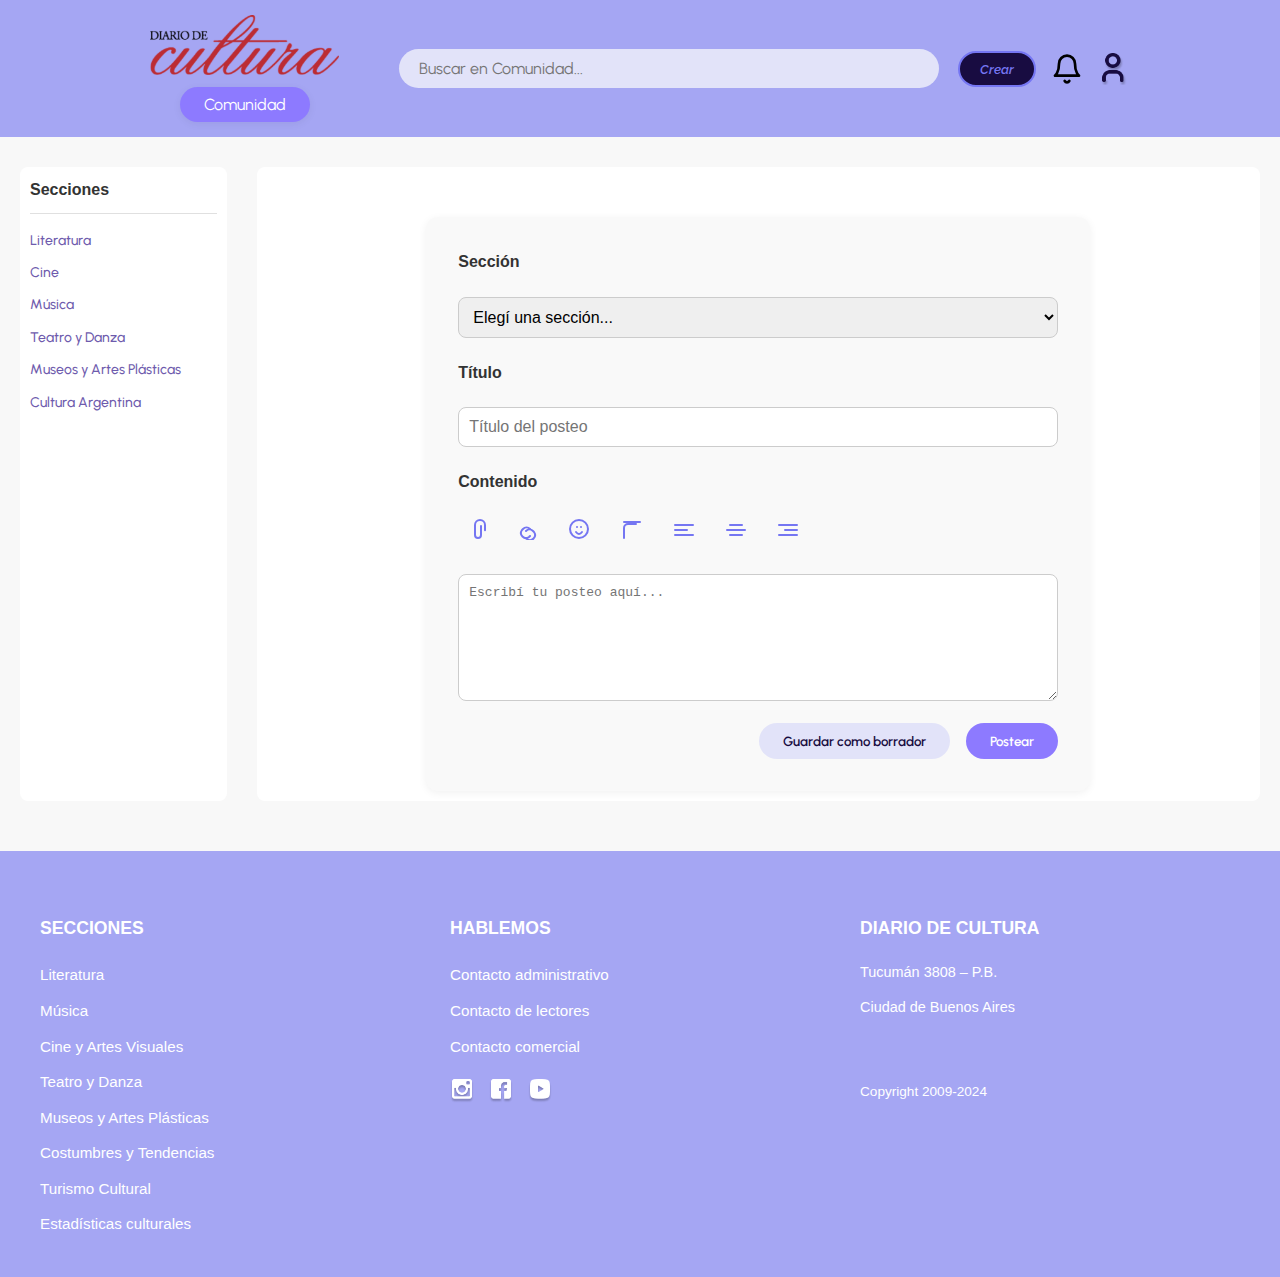
<file: crear.html>
<!DOCTYPE html>
<html lang="es">
<head>
  <meta charset="UTF-8" />
  <meta name="viewport" content="width=device-width, initial-scale=1.0" />
  <title>Comunidad | Diario de Cultura</title>
  <link rel="stylesheet" href="estilos.css" />
  <link rel="icon" href="Imagenes/favicon.png" type="ICO" />
  <!-- Tipografías -->
  <link href="https://fonts.googleapis.com/css2?family=Raleway:ital,wght@1,600&display=swap" rel="stylesheet" />
  <link href="https://fonts.googleapis.com/css2?family=Urbanist:wght@500&display=swap" rel="stylesheet" />
  <link href="https://fonts.googleapis.com/css2?family=Playfair+Display:wght@400&display=swap" rel="stylesheet" />
  <link href="https://fonts.googleapis.com/css2?family=Inter:wght@400&display=swap" rel="stylesheet" />
  <style>
    .comunidad-layout {
      display: grid;
      grid-template-columns: 0.7fr 2.3fr 1fr;
      gap: 30px;
      max-width: 1400px;
      margin: 30px auto;
      padding: 0 20px;
    }
    .foro {
      grid-column: 2 / span 2;
      min-height: 400px; /* Ajusta según lo que ocupaba el container de la derecha */
      background: #fff;
      border-radius: 8px;
      padding: 10px;
    }
  </style>
</head>
<body>

<!-- HEADER personalizado para Comunidad -->
<header class="comunidad-header">
  <div class="logo">
    <a href="index.html"><img src="Imagenes/Logo.png" alt="Logo Diario de Cultura" /></a>
    <button class="comunidad-active-btn" style="display:block;margin:12px auto 0 auto;padding:8px 24px;background:#8D7AFF;color:#fff;border:none;border-radius:20px;font-size:1rem;font-family:'Urbanist',sans-serif;cursor:default;box-shadow:0 2px 8px rgba(0,0,0,0.06);">Comunidad</button>
  </div>
  <div class="search-bar">
    <input type="text" placeholder="Buscar en Comunidad..." />
  </div>
  <div class="acciones">
    <button>Crear</button>
    <span class="notificaciones-icon" style="display:inline-flex;align-items:center;">
      <svg width="32" height="32" viewBox="0 0 24 24" fill="none" stroke="#000" stroke-width="2" stroke-linecap="round" stroke-linejoin="round" style="display:block;">
        <path d="M18 8a6 6 0 0 0-12 0c0 7-3 9-3 9h18s-3-2-3-9"/>
        <path d="M13.73 21a2 2 0 0 1-3.46 0"/>
      </svg>
    </span>
    <img src="Imagenes/User.png" alt="Usuario" style="width:32px;height:32px;object-fit:contain;" />
  </div>
</header>

<!-- CUERPO principal con 3 columnas -->
<main class="comunidad-layout">
  <!-- Izquierda: Secciones -->
  <aside class="secciones">
    <strong style="display:block;margin-bottom:10px;">Secciones</strong>
    <hr style="border:none;border-top:1.5px solid #e0e0e0;margin:0 0 16px 0;">
    <ul>
      <li><a href="#">Literatura</a></li>
      <li><a href="#">Cine</a></li>
      <li><a href="#">Música</a></li>
      <li><a href="#">Teatro y Danza</a></li>
      <li><a href="#">Museos y Artes Plásticas</a></li>
      <li><a href="#">Cultura Argentina</a></li>
    </ul>
  </aside>

  <!-- Centro: Foro (dejado en blanco) -->
  <section class="foro">
    <form id="crear-post-form" style="max-width:600px;margin:40px auto 0 auto;padding:32px;background:#f9f9f9;border-radius:12px;box-shadow:0 2px 8px rgba(0,0,0,0.06);display:flex;flex-direction:column;gap:22px;">
      <label for="seccion" style="font-weight:600;">Sección</label>
      <select id="seccion" name="seccion" required style="padding:10px;border-radius:8px;border:1px solid #ccc;font-size:1em;">
        <option value="">Elegí una sección...</option>
        <option value="Literatura">Literatura</option>
        <option value="Cine">Cine</option>
        <option value="Música">Música</option>
        <option value="Teatro y Danza">Teatro y Danza</option>
        <option value="Museos y Artes Plásticas">Museos y Artes Plásticas</option>
        <option value="Cultura Argentina">Cultura Argentina</option>
      </select>

      <label for="titulo" style="font-weight:600;">Título</label>
      <input type="text" id="titulo" name="titulo" required maxlength="100" placeholder="Título del posteo" style="padding:10px;border-radius:8px;border:1px solid #ccc;font-size:1em;">

      <label for="contenido" style="font-weight:600;">Contenido</label>
      <!-- Iconos de herramientas -->
      <div style="display:flex;gap:18px;margin-bottom:8px;align-items:center;">
        <!-- Adjuntar archivo -->
        <button type="button" title="Adjuntar archivo" style="background:none;border:none;cursor:pointer;">
          <svg width="22" height="22" fill="none" stroke="#7576F2" stroke-width="2" stroke-linecap="round" stroke-linejoin="round">
            <path d="M21 12.3V7a5 5 0 0 0-10 0v10a3 3 0 0 0 6 0V8"/>
          </svg>
        </button>
        <!-- Adjuntar link -->
        <button type="button" title="Adjuntar link" style="background:none;border:none;cursor:pointer;">
          <svg width="22" height="22" fill="none" stroke="#7576F2" stroke-width="2" stroke-linecap="round" stroke-linejoin="round">
            <path d="M10 13a5 5 0 0 1 7 0l1 1a5 5 0 0 1-7 7l-1-1"/>
            <path d="M14 11a5 5 0 0 0-7 0l-1 1a5 5 0 0 0 7 7l1-1"/>
          </svg>
        </button>
        <!-- Emoji -->
        <button type="button" title="Insertar emoji" style="background:none;border:none;cursor:pointer;">
          <svg width="22" height="22" fill="none" stroke="#7576F2" stroke-width="2" stroke-linecap="round" stroke-linejoin="round">
            <circle cx="11" cy="11" r="9"/>
            <path d="M8 14s1.5 2 3 2 3-2 3-2"/>
            <path d="M9 9h.01"/>
            <path d="M13 9h.01"/>
          </svg>
        </button>
        <!-- Cambiar tipografía -->
        <button type="button" title="Cambiar tipografía" style="background:none;border:none;cursor:pointer;">
          <svg width="22" height="22" fill="none" stroke="#7576F2" stroke-width="2" stroke-linecap="round" stroke-linejoin="round">
            <path d="M4 20V10a4 4 0 0 1 4-4h8"/>
            <path d="M4 4h16"/>
          </svg>
        </button>
        <!-- Justificación izquierda -->
        <button type="button" title="Justificar a la izquierda" style="background:none;border:none;cursor:pointer;">
          <svg width="22" height="22" fill="none" stroke="#7576F2" stroke-width="2" stroke-linecap="round" stroke-linejoin="round">
            <line x1="3" y1="7" x2="21" y2="7"/>
            <line x1="3" y1="12" x2="15" y2="12"/>
            <line x1="3" y1="17" x2="21" y2="17"/>
          </svg>
        </button>
        <!-- Justificación centrada -->
        <button type="button" title="Justificar centrado" style="background:none;border:none;cursor:pointer;">
          <svg width="22" height="22" fill="none" stroke="#7576F2" stroke-width="2" stroke-linecap="round" stroke-linejoin="round">
            <line x1="6" y1="7" x2="18" y2="7"/>
            <line x1="3" y1="12" x2="21" y2="12"/>
            <line x1="6" y1="17" x2="18" y2="17"/>
          </svg>
        </button>
        <!-- Justificación derecha -->
        <button type="button" title="Justificar a la derecha" style="background:none;border:none;cursor:pointer;">
          <svg width="22" height="22" fill="none" stroke="#7576F2" stroke-width="2" stroke-linecap="round" stroke-linejoin="round">
            <line x1="3" y1="7" x2="21" y2="7"/>
            <line x1="9" y1="12" x2="21" y2="12"/>
            <line x1="3" y1="17" x2="21" y2="17"/>
          </svg>
        </button>
      </div>
      <textarea id="contenido" name="contenido" required rows="7" maxlength="1000" placeholder="Escribí tu posteo aquí..." style="padding:10px;border-radius:8px;border:1px solid #ccc;font-size:1em;resize:vertical;"></textarea>

      <div style="display:flex;gap:16px;justify-content:flex-end;">
        <button type="button" id="guardar-borrador" style="background:#E2E3F9;color:#180C41;border:none;padding:10px 24px;border-radius:20px;font-family:'Urbanist',sans-serif;font-weight:600;cursor:pointer;">Guardar como borrador</button>
        <button type="submit" style="background:#8D7AFF;color:#fff;border:none;padding:10px 24px;border-radius:20px;font-family:'Urbanist',sans-serif;font-weight:600;cursor:pointer;">Postear</button>
      </div>
    </form>

    <div id="mensaje-posteo" style="display:none;max-width:600px;margin:40px auto 0 auto;padding:32px;background:#f9f9f9;border-radius:12px;box-shadow:0 2px 8px rgba(0,0,0,0.06);text-align:center;">
      <h2 style="color:#8D7AFF;">¡Gracias por tu posteo!</h2>
      <p>Tu publicación ha sido enviada correctamente.</p>
      <div style="display:flex;gap:16px;justify-content:center;margin-top:24px;">
        <button id="volver-postear" style="background:#E2E3F9;color:#180C41;border:none;padding:10px 24px;border-radius:20px;font-family:'Urbanist',sans-serif;font-weight:600;cursor:pointer;">Volver a postear</button>
        <button id="volver-comunidad" style="background:#8D7AFF;color:#fff;border:none;padding:10px 24px;border-radius:20px;font-family:'Urbanist',sans-serif;font-weight:600;cursor:pointer;">Volver a Comunidad</button>
      </div>
    </div>

    <script>
      const form = document.getElementById('crear-post-form');
      const mensaje = document.getElementById('mensaje-posteo');
      const volverPostear = document.getElementById('volver-postear');
      const volverComunidad = document.getElementById('volver-comunidad');
      const guardarBorrador = document.getElementById('guardar-borrador');

      form.addEventListener('submit', function(e) {
        e.preventDefault();
        form.style.display = 'none';
        mensaje.style.display = 'block';
      });

      volverPostear.addEventListener('click', function() {
        form.reset();
        mensaje.style.display = 'none';
        form.style.display = 'flex';
      });

      volverComunidad.addEventListener('click', function() {
        window.location.href = 'comunidad.html';
      });

      guardarBorrador.addEventListener('click', function() {
        alert('Borrador guardado (simulado).');
      });
    </script>
  </section>
</main>

<!-- FOOTER -->
<footer class="main-footer">
  <div class="footer-grid">
      <div class="footer-column sections">
          <h4>SECCIONES</h4>
          <ul>
              <li><a href="#">Literatura</a></li>
              <li><a href="#">Música</a></li>
              <li><a href="#">Cine y Artes Visuales</a></li>
              <li><a href="#">Teatro y Danza</a></li>
              <li><a href="#">Museos y Artes Plásticas</a></li>
              <li><a href="#">Costumbres y Tendencias</a></li>
              <li><a href="#">Turismo Cultural</a></li>
              <li><a href="#">Estadísticas culturales</a></li>
          </ul>
      </div>

      <div class="footer-column contact-info">
          <h4>HABLEMOS</h4>
          <ul>
              <li><a href="#">Contacto administrativo</a></li>
              <li><a href="#">Contacto de lectores</a></li>
              <li><a href="#">Contacto comercial</a></li>
          </ul>
          <div class="footer-social-icons">
              <a href="#" class="social-icon-link"><img src="Imagenes/IG.png" alt="Instagram"></a>
              <a href="#" class="social-icon-link"><img src="Imagenes/FB.png" alt="Facebook"></a>
              <a href="#" class="social-icon-link"><img src="Imagenes/YT.png" alt="YouTube"></a>
          </div>
      </div>

      <div class="footer-column editorial-info">
          <h4>DIARIO DE CULTURA</h4>
          <address>
              <p>Tucumán 3808 – P.B.</p>
              <p>Ciudad de Buenos Aires</p>
          </address>
          <p class="copyright">Copyright 2009-2024</p>
      </div>
  </div>
</footer>

</body>
</html>
</file>
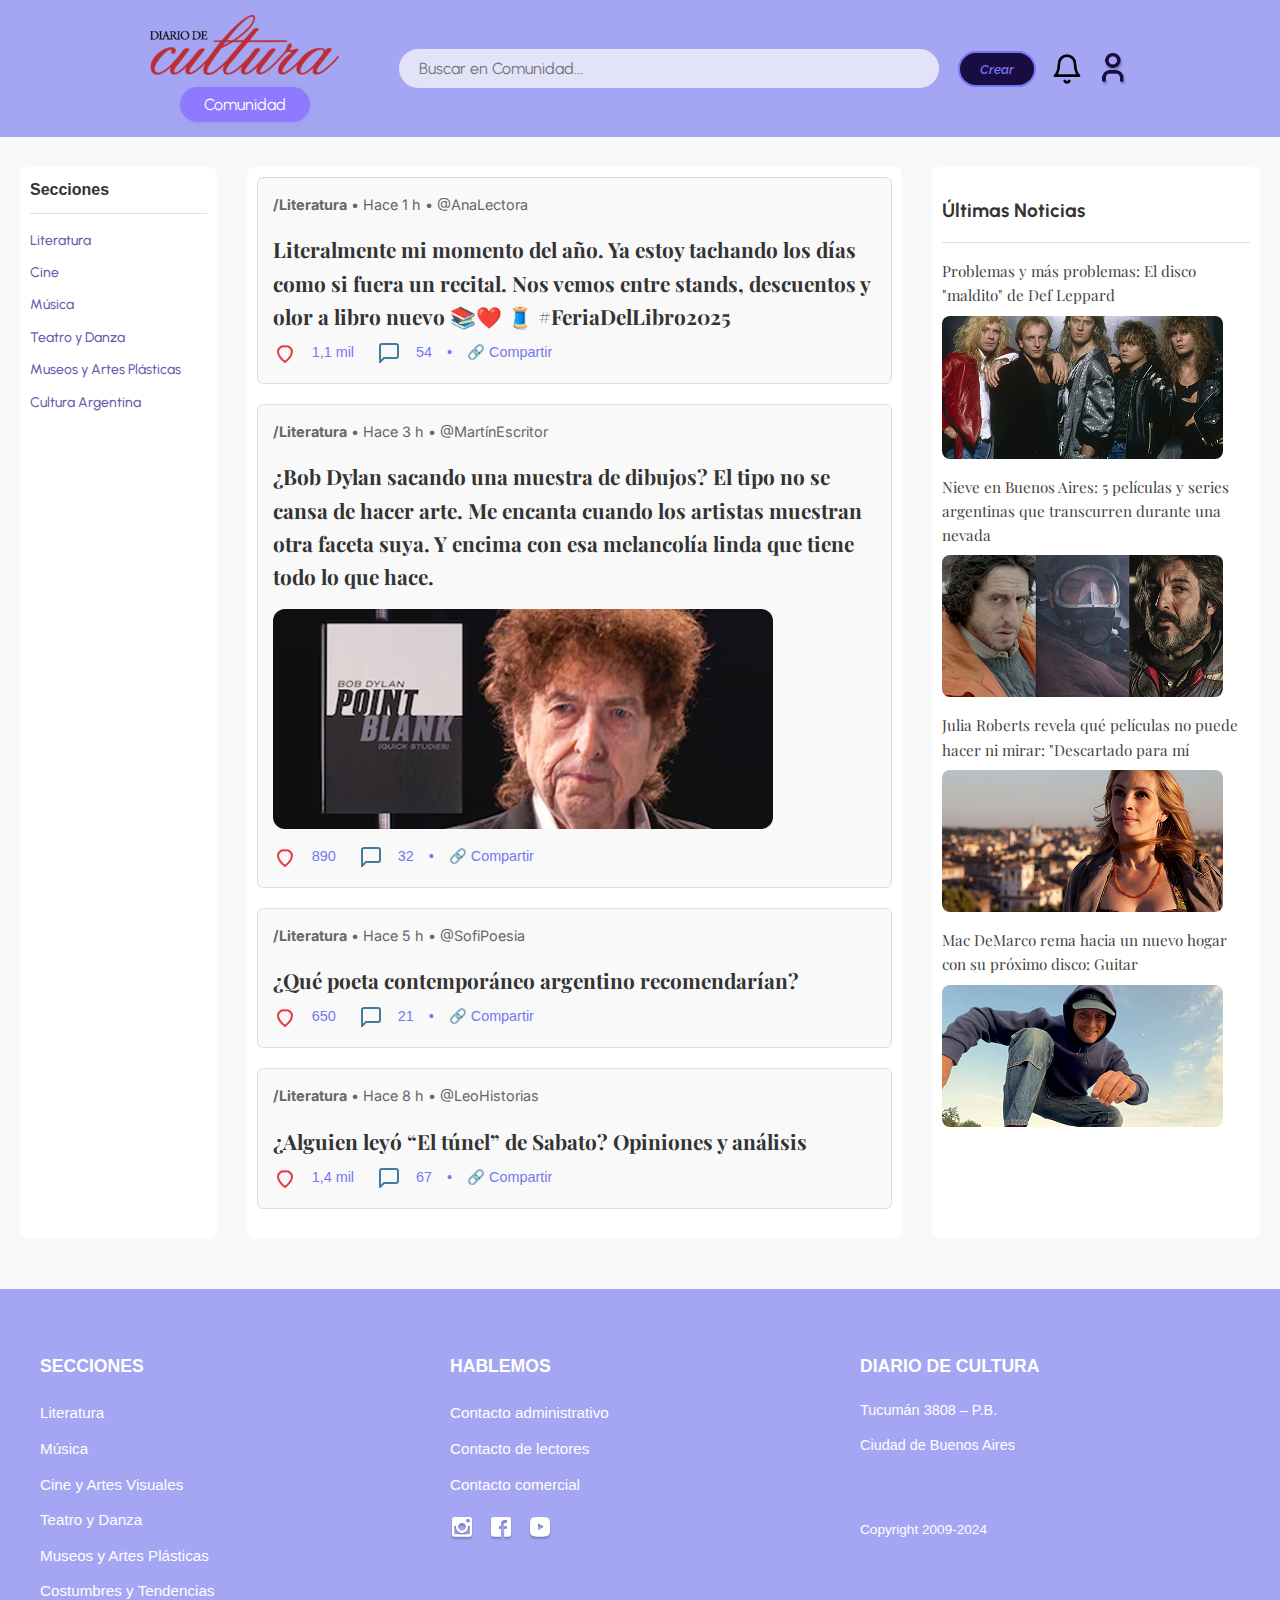
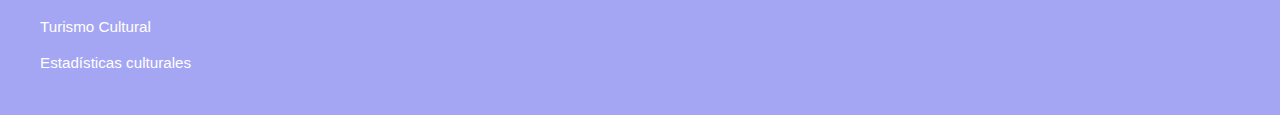
<file: literatura.html>
<!DOCTYPE html>
<html lang="es">
<head>
  <meta charset="UTF-8" />
  <meta name="viewport" content="width=device-width, initial-scale=1.0" />
  <title>Comunidad | Diario de Cultura</title>
  <link rel="stylesheet" href="estilos.css" />
  <link rel="icon" href="Imagenes/favicon.png" type="ICO" />
  <!-- Tipografías -->
  <link href="https://fonts.googleapis.com/css2?family=Raleway:ital,wght@1,600&display=swap" rel="stylesheet" />
  <link href="https://fonts.googleapis.com/css2?family=Urbanist:wght@500&display=swap" rel="stylesheet" />
  <link href="https://fonts.googleapis.com/css2?family=Playfair+Display:wght@400&display=swap" rel="stylesheet" />
  <link href="https://fonts.googleapis.com/css2?family=Inter:wght@400&display=swap" rel="stylesheet" />
</head>
<body>

<!-- HEADER personalizado para Comunidad -->
<header class="comunidad-header">
  <div class="logo">
    <a href="index.html"><img src="Imagenes/Logo.png" alt="Logo Diario de Cultura" /></a>
    <a href="comunidad.html">
      <button class="comunidad-active-btn" style="display:block;margin:12px auto 0 auto;padding:8px 24px;background:#8D7AFF;color:#fff;border:none;border-radius:20px;font-size:1rem;font-family:'Urbanist',sans-serif;cursor:pointer;box-shadow:0 2px 8px rgba(0,0,0,0.06);">Comunidad</button>
    </a>
  </div>
  <div class="search-bar">
    <input type="text" placeholder="Buscar en Comunidad..." />
  </div>
  <div class="acciones">
    <a href="crear.html">
      <button>Crear</button>
    </a>
    <span class="notificaciones-icon" style="display:inline-flex;align-items:center;">
      <svg width="32" height="32" viewBox="0 0 24 24" fill="none" stroke="#000" stroke-width="2" stroke-linecap="round" stroke-linejoin="round" style="display:block;">
        <path d="M18 8a6 6 0 0 0-12 0c0 7-3 9-3 9h18s-3-2-3-9"/>
        <path d="M13.73 21a2 2 0 0 1-3.46 0"/>
      </svg>
    </span>
    <a href="login.html">
      <img src="Imagenes/User.png" alt="Usuario" style="width:32px;height:32px;object-fit:contain;cursor:pointer;" />
    </a>
  </div>
</header>

<!-- CUERPO principal con 3 columnas -->
<main class="comunidad-layout">
  <!-- Izquierda: Secciones -->
  <aside class="secciones">
    <strong style="display:block;margin-bottom:10px;">Secciones</strong>
    <hr style="border:none;border-top:1.5px solid #e0e0e0;margin:0 0 16px 0;">
    <ul>
      <li><a href="#">Literatura</a></li>
      <li><a href="#">Cine</a></li>
      <li><a href="#">Música</a></li>
      <li><a href="#">Teatro y Danza</a></li>
      <li><a href="#">Museos y Artes Plásticas</a></li>
      <li><a href="#">Cultura Argentina</a></li>
    </ul>
  </aside>

  <!-- Centro: Foro -->
  <section class="foro">

    <article class="post">
      <div class="meta"><strong>/Literatura</strong> • Hace 1 h • @AnaLectora</div>
      <h2>Literalmente mi momento del año. Ya estoy tachando los días como si fuera un recital. Nos vemos entre stands, descuentos y olor a libro nuevo 📚❤️
🧵 #FeriaDelLibro2025</h2>
      <div class="acciones">
        <button class="like-btn" data-liked="false" style="background:none;border:none;cursor:pointer;padding:0;vertical-align:middle;">
          <svg class="heart-icon" width="24" height="24" viewBox="0 0 24 24" fill="none" stroke="#E63946" stroke-width="2" stroke-linecap="round" stroke-linejoin="round">
            <path d="M12 21s-7-5.434-7-10.5A5.5 5.5 0 0 1 12 5.5a5.5 5.5 0 0 1 7 5.0C19 15.566 12 21 12 21z"/>
          </svg>
        </button>
        <span>1,1 mil</span>
        <button class="comment-btn" id="show-comments-btn" style="background:none;border:none;cursor:pointer;padding:0 0 0 8px;vertical-align:middle;">
          <svg class="comment-icon" width="24" height="24" viewBox="0 0 24 24" fill="none" stroke="#457B9D" stroke-width="2" stroke-linecap="round" stroke-linejoin="round">
            <path d="M21 15a2 2 0 0 1-2 2H7l-4 4V5a2 2 0 0 1 2-2h14a2 2 0 0 1 2 2z"/>
          </svg>
        </button>
        <span>54</span> • <span>🔗 Compartir</span>
      </div>
      <div id="comments-dropdown" style="display:none;margin:16px 0 0 0;padding:16px;background:#F7F6FB;border-radius:12px;box-shadow:0 2px 8px rgba(0,0,0,0.06);">
        <strong style="font-size:1.05em;margin-bottom:8px;display:block;">Comentarios</strong>
        <form id="form-literatura" style="margin-bottom:16px;">
          <input type="text" id="input-literatura" placeholder="Escribe tu comentario..." style="width:80%;padding:6px 10px;border-radius:6px;border:1px solid #ccc;font-size:1em;">
          <button type="submit" style="padding:6px 16px;border:none;border-radius:6px;background:#8D7AFF;color:#fff;font-size:1em;cursor:pointer;">Enviar</button>
        </form>
        <div id="comments-list-literatura">
          <div style="margin-bottom:12px;">
            <span style="font-weight:bold;color:#8D7AFF;">@LibroManía</span> <span style="color:#888;">• Hace 10 min</span>
            <div>¡Totalmente! La Feria es mi lugar feliz. El año pasado encontré joyas que no conocía. ¿Ya tenés tu lista de libros?</div>
          </div>
          <div style="margin-bottom:12px;">
            <span style="font-weight:bold;color:#8D7AFF;">@LecturaCafé</span> <span style="color:#888;">• Hace 25 min</span>
            <div>Me encanta el ambiente y la energía. Ojalá este año haya más charlas con autores jóvenes.</div>
          </div>
          <div style="margin-bottom:12px;">
            <span style="font-weight:bold;color:#8D7AFF;">@SofiPoesia</span> <span style="color:#888;">• Hace 40 min</span>
            <div>¡Nos vemos ahí! El olor a libro nuevo es lo mejor. ¿Alguien sabe si va a estar Mariana Enríquez?</div>
          </div>
          <div>
            <span style="font-weight:bold;color:#8D7AFF;">@MartínEscritor</span> <span style="color:#888;">• Hace 1 h</span>
            <div>Ya estoy ahorrando para los descuentos. ¡Que empiece ya!</div>
          </div>
        </div>
      </div>
    </article>

    <article class="post">
      <div class="meta"><strong>/Literatura</strong> • Hace 3 h • @MartínEscritor</div>
      <h2>¿Bob Dylan sacando una muestra de dibujos? El tipo no se cansa de hacer arte. Me encanta cuando los artistas muestran otra faceta suya. Y encima con esa melancolía linda que tiene todo lo que hace.
</h2>
      <img src="Imagenes/Bob.png" alt="Novelas cortas" style="width:100%;max-width:500px;display:block;margin:16px 0;border-radius:12px;" />
      <div class="acciones">
        <button class="like-btn" data-liked="false" style="background:none;border:none;cursor:pointer;padding:0;vertical-align:middle;">
          <svg class="heart-icon" width="24" height="24" viewBox="0 0 24 24" fill="none" stroke="#E63946" stroke-width="2" stroke-linecap="round" stroke-linejoin="round">
            <path d="M12 21s-7-5.434-7-10.5A5.5 5.5 0 0 1 12 5.5a5.5 5.5 0 0 1 7 5.0C19 15.566 12 21 12 21z"/>
          </svg>
        </button>
        <span>890</span>
        <button class="comment-btn" style="background:none;border:none;cursor:pointer;padding:0 0 0 8px;vertical-align:middle;">
          <svg class="comment-icon" width="24" height="24" viewBox="0 0 24 24" fill="none" stroke="#457B9D" stroke-width="2" stroke-linecap="round" stroke-linejoin="round">
            <path d="M21 15a2 2 0 0 1-2 2H7l-4 4V5a2 2 0 0 1 2-2h14a2 2 0 0 1 2 2z"/>
          </svg>
        </button>
        <span>32</span> • <span>🔗 Compartir</span>
      </div>
    </article>

    <article class="post">
      <div class="meta"><strong>/Literatura</strong> • Hace 5 h • @SofiPoesia</div>
      <h2>¿Qué poeta contemporáneo argentino recomendarían?</h2>
      <div class="acciones">
        <button class="like-btn" data-liked="false" style="background:none;border:none;cursor:pointer;padding:0;vertical-align:middle;">
          <svg class="heart-icon" width="24" height="24" viewBox="0 0 24 24" fill="none" stroke="#E63946" stroke-width="2" stroke-linecap="round" stroke-linejoin="round">
            <path d="M12 21s-7-5.434-7-10.5A5.5 5.5 0 0 1 12 5.5a5.5 5.5 0 0 1 7 5.0C19 15.566 12 21 12 21z"/>
          </svg>
        </button>
        <span>650</span>
        <button class="comment-btn" style="background:none;border:none;cursor:pointer;padding:0 0 0 8px;vertical-align:middle;">
          <svg class="comment-icon" width="24" height="24" viewBox="0 0 24 24" fill="none" stroke="#457B9D" stroke-width="2" stroke-linecap="round" stroke-linejoin="round">
            <path d="M21 15a2 2 0 0 1-2 2H7l-4 4V5a2 2 0 0 1 2-2h14a2 2 0 0 1 2 2z"/>
          </svg>
        </button>
        <span>21</span> • <span>🔗 Compartir</span>
      </div>
    </article>

    <article class="post">
      <div class="meta"><strong>/Literatura</strong> • Hace 8 h • @LeoHistorias</div>
      <h2>¿Alguien leyó “El túnel” de Sabato? Opiniones y análisis</h2>
      <div class="acciones">
        <button class="like-btn" data-liked="false" style="background:none;border:none;cursor:pointer;padding:0;vertical-align:middle;">
          <svg class="heart-icon" width="24" height="24" viewBox="0 0 24 24" fill="none" stroke="#E63946" stroke-width="2" stroke-linecap="round" stroke-linejoin="round">
            <path d="M12 21s-7-5.434-7-10.5A5.5 5.5 0 0 1 12 5.5a5.5 5.5 0 0 1 7 5.0C19 15.566 12 21 12 21z"/>
          </svg>
        </button>
        <span>1,4 mil</span>
        <button class="comment-btn" style="background:none;border:none;cursor:pointer;padding:0 0 0 8px;vertical-align:middle;">
          <svg class="comment-icon" width="24" height="24" viewBox="0 0 24 24" fill="none" stroke="#457B9D" stroke-width="2" stroke-linecap="round" stroke-linejoin="round">
            <path d="M21 15a2 2 0 0 1-2 2H7l-4 4V5a2 2 0 0 1 2-2h14a2 2 0 0 1 2 2z"/>
          </svg>
        </button>
        <span>67</span> • <span>🔗 Compartir</span>
      </div>
    </article>
    <!-- Más posts podrían ir aquí -->
  </section>

  <!-- Derecha: Últimas Noticias -->
  <aside class="ultimas-noticias">
    <h3>Últimas Noticias</h3>
    <hr style="border:none;border-top:1.5px solid #e0e0e0;margin:0 0 16px 0;">
    <ul>
      <li>
         Problemas y más problemas: El disco
"maldito" de Def Leppard
        <img src="Imagenes/noti1.png" alt="Def Leppard" style="display:block;margin:8px 0 16px 0;border-radius:8px;">
      </li>
      <li>
        Nieve en Buenos Aires: 5 películas y
series argentinas que transcurren
durante una nevada
        <img src="Imagenes/noti2.png" alt="Películas argentinas con nieve" style="display:block;margin:8px 0 16px 0;border-radius:8px;">
      </li>
      <li>
        Julia Roberts revela qué películas no
puede hacer ni mirar: "Descartado para
mí
        <img src="Imagenes/noti3.png" alt="Julia Roberts" style="display:block;margin:8px 0 16px 0;border-radius:8px;">
      </li>
      <li>
        Mac DeMarco rema hacia un nuevo
hogar con su próximo disco: Guitar
        <img src="Imagenes/noti4.png" alt="Mac DeMarco" style="display:block;margin:8px 0 0 0;border-radius:8px;">
      </li>
    </ul>
  </aside>
</main>

<!-- FOOTER -->
<footer class="main-footer">
  <div class="footer-grid">
      <div class="footer-column sections">
          <h4>SECCIONES</h4>
          <ul>
              <li><a href="#">Literatura</a></li>
              <li><a href="#">Música</a></li>
              <li><a href="#">Cine y Artes Visuales</a></li>
              <li><a href="#">Teatro y Danza</a></li>
              <li><a href="#">Museos y Artes Plásticas</a></li>
              <li><a href="#">Costumbres y Tendencias</a></li>
              <li><a href="#">Turismo Cultural</a></li>
              <li><a href="#">Estadísticas culturales</a></li>
          </ul>
      </div>

      <div class="footer-column contact-info">
          <h4>HABLEMOS</h4>
          <ul>
              <li><a href="#">Contacto administrativo</a></li>
              <li><a href="#">Contacto de lectores</a></li>
              <li><a href="#">Contacto comercial</a></li>
          </ul>
          <div class="footer-social-icons">
              <a href="#" class="social-icon-link"><img src="Imagenes/IG.png" alt="Instagram"></a>
              <a href="#" class="social-icon-link"><img src="Imagenes/FB.png" alt="Facebook"></a>
              <a href="#" class="social-icon-link"><img src="Imagenes/YT.png" alt="YouTube"></a>
          </div>
      </div>

      <div class="footer-column editorial-info">
          <h4>DIARIO DE CULTURA</h4>
          <address>
              <p>Tucumán 3808 – P.B.</p>
              <p>Ciudad de Buenos Aires</p>
          </address>
          <p class="copyright">Copyright 2009-2024</p>
      </div>
  </div>
</footer>

<script>
  // Cambia el corazón vacío a relleno y viceversa
  document.querySelectorAll('.like-btn').forEach(function(btn) {
    btn.addEventListener('click', function() {
      const liked = btn.getAttribute('data-liked') === 'true';
      const svg = btn.querySelector('.heart-icon');
      if (!liked) {
        svg.setAttribute('fill', '#E63946');
        btn.setAttribute('data-liked', 'true');
      } else {
        svg.setAttribute('fill', 'none');
        btn.setAttribute('data-liked', 'false');
      }
    });
  });

  // Mostrar/ocultar comentarios del primer posteo
  document.getElementById('show-comments-btn').addEventListener('click', function() {
    var dropdown = document.getElementById('comments-dropdown');
    dropdown.style.display = dropdown.style.display === 'none' ? 'block' : 'none';
  });

  // Agregar comentario literatura
  document.getElementById('form-literatura').addEventListener('submit', function(e) {
    e.preventDefault();
    var input = document.getElementById('input-literatura');
    var text = input.value.trim();
    if (text) {
      var list = document.getElementById('comments-list-literatura');
      var div = document.createElement('div');
      div.style.marginBottom = '12px';
      div.innerHTML =
        '<span style="font-weight:bold;color:#8D7AFF;">@Tú</span> <span style="color:#888;">• ahora</span>' +
        '<div>' + text + '</div>';
      list.insertBefore(div, list.firstChild);
      input.value = '';
    }
  });
</script>

</body>
</html>
</file>
<file: estilos.css>
body {
    margin: 0;
    font-family: Arial, sans-serif; /* Fuente base, puedes cambiarla a la de Figma */
    line-height: 1.6;
    color: #333; /* Color de texto base */
    background-color: #f8f8f8; /* Un fondo ligeramente gris para el cuerpo */
}

a {
    text-decoration: none; /* Quita el subrayado de los enlaces */
    color: inherit; /* Hereda el color del texto del padre por defecto */
}

ul {
    list-style: none; /* Quita los puntos de las listas desordenadas */
}

img {
    max-width: 100%; /* Asegura que las imágenes no desborden su contenedor */
    height: auto; /* Mantiene la proporción de la imagen */
    display: block; /* Elimina espacio extra debajo de las imágenes */
}

/* Contenedor principal para centrar el contenido si es necesario */
.container {
    max-width: 1200px; /* Ancho máximo de tu diseño, ajusta si es necesario */
    margin: 0 auto; /* Centra el contenedor en la página */
    padding: 0 20px; /* Un poco de padding a los lados */
}

------------------------------------------------------------------------------

/* Estilos para la Cabecera Superior */
.main-header {
   /* ¡NUEVO COLOR DE FONDO! Púrpura claro/lavanda de Group 16.png */
    box-shadow: 0 2px 5px rgba(0,0,0,0.1); /* Sombra sutil debajo de la cabecera */
    /* El padding se gestiona mejor en top-header-bar para alinearse con el max-width */
}


.top-header-bar {
    display: flex; /* Habilita Flexbox */
    justify-content: space-between; /* Distribuye los elementos: izquierda (iconos), centro (logo), derecha (botón) */
    align-items: center; /* Centra los elementos verticalmente */
    padding: 15px 150px; /* Espaciado interno: 10px arriba/abajo, 20px izquierda/derecha */
    margin: 0 ; /* Centra esta barra dentro de la página */
    border-bottom: none; /* Quitamos esta línea divisoria, no se ve en Group 16.png */
        background-color: #A5A6F3;
}

.social-icons {
    display: flex; /* Usa Flexbox para los iconos de redes sociales */
    gap: 15px; /* Espacio entre los iconos */
}

.social-icons .icon-link img {
    width: 32px; /* AUMENTADO: Tamaño más grande para los iconos, como en Group 16.png */
    height: 32px;
    /* Si tus iconos PNG ya son blancos, NO necesitas el filtro.
       Si tus iconos PNG son negros o de otro color y quieres que sean blancos, usa esto: */
    /* filter: brightness(0) invert(1); */
}

.site-logo {
    /* Como el logo es un PNG completo (imagen + texto "Diario de Cultura"), no necesitamos flexbox ni h1 aquí. */
    /* Si tu HTML aún tiene un h1 dentro de site-logo, asegúrate de eliminarlo o ocultarlo con display: none; */
    /* Este contenedor 'site-logo' simplemente puede servir para contener el img del logo. */
    display: flex; /* Lo mantenemos flex para elinear el img si hay más elementos */
    align-items: center;
    justify-content: center; /* Centra la imagen si el contenedor es más grande */
}

.site-logo img {
    height: 80px; /* ¡NUEVO TAMAÑO! Ajustado para que el logo sea más grande como en Group 16.png */
    width: auto; /* Mantiene la proporción de la imagen */
    /* No se necesita filtro aquí si tu PNG ya tiene el color rojo deseado. */
}

/* Si tu HTML todavía tiene un h1 dentro de .site-logo y el logo es un PNG, ocúltalo: */
.site-logo h1 {
    display: none; /* Oculta el h1 si el logo es una imagen completa */
}

.CTA{
 display: flex; /* Usa Flexbox para los iconos de redes sociales */
}
.CTA img{
     width: 28px; /* AUMENTADO: Tamaño más grande para los iconos, como en Group 16.png */
    height: 36px;
    padding-left: 10px;
    margin-top: 5px;
}

.community-button {
    background-color: #180C41; /* ¡NUEVO COLOR DE FONDO! Púrpura más oscuro del botón en Group 16.png */
    color: #7576F2;
    padding: 0px 30px; /* Ajusta el padding para un botón más grande y ovalado */
    border-radius: 20px; /* ¡MÁS REDONDEADO! Para lograr la forma ovalada */
    font-weight: 600;
    text-transform: none; /* El texto "Comunidad" no parece uppercase en el mockup */
    font-size: 26px; /* Ajusta el tamaño de fuente si es necesario */
    transition: background-color 0.3s ease, box-shadow 0.3s ease;
    box-shadow: 0 4px 8px rgba(0,0,0,0.2); /* Sombra para el botón como en el mockup */
    border: 3px solid #7576F2;
    /* ¡CLAVE! Aplica Raleway Italic, peso 600 */
    font-family: 'Raleway', sans-serif; /* Cambia a Raleway */
    font-weight: 600;                    /* Peso 600 */
    font-style: italic;                  /* ¡Estilo Italic! */
}

.community-button:hover {
    background-color: #5d4cd1; /* Color más oscuro al pasar el mouse */
    box-shadow: 0 6px 12px rgba(0,0,0,0.3); /* Sombra más pronunciada al pasar el mouse */
}






/* Estilos para la Barra de Navegación Principal */
.main-nav {
    background-color: #fff;
    margin: 0;
    padding: 0;
    box-shadow: 0 2px 5px rgba(0,0,0,0.1); /* Opcional: sombra para toda la barra */
}

.main-nav ul {
    padding: 0; /* Quita el padding lateral para que ocupe todo el ancho */
    margin: 0;
    width: 100%;
    display: flex;
    justify-content: space-between;
    align-items: center;
    list-style: none;
    box-shadow: 0 2px 5px rgba(0,0,0,0.5);
    position: relative;
    height: 60px;
}

.main-nav ul li a {
    padding: 8px 1px; /* Menos espacio horizontal entre botones */
    font-weight: 400;
    color: #8D7AFF;
    transition: color 0.3s ease;
    position: relative;
    font-size: 1.1em;
    white-space: nowrap;
    font-family: 'Urbanist', sans-serif;
    font-weight: 500;
    font-style: normal;
}

.main-nav ul li a:hover {
    color: #5d4cd1;
}

/* Efecto de subrayado al pasar el mouse */
.main-nav ul li a::after {
    content: '';
    position: absolute;
    width: 0;
    height: 2px;
    background-color: #8D7AFF;
    bottom: -5px;
    left: 0;
    transition: width 0.3s ease;
}

.main-nav ul li a:hover::after {
    width: 100%;
}

.Fecha {
    font-weight: 600;
    /* Sacamos la fecha del flujo normal para posicionarla libremente */
    position: absolute;
    top: 30%; /* Centra verticalmente */
    left: 50px; /* ¡AJUSTA ESTE VALOR! Mueve la fecha a la izquierda */
    transform: translateY(-50%); /* Ajuste para centrado perfecto */
    white-space: nowrap; /* Evita que la fecha se rompa en varias líneas */
    color: #333; /* Color deseado para la fecha */
    font-size: 1.1em; /* Ajusta el tamaño si es necesario */

      font-family: 'Urbanist', sans-serif; /* Urbanist ya aplicado */
    font-weight: 500;                    /* Peso 500 ya aplicado */
    font-style: normal;                  /* Estilo normal ya aplicado */
    /* Elimina cualquier margin-right que tenías aquí */
    /* margin-right: 80%; */
}

.Home-button {
    background: none;
    border: none;
    cursor: pointer;
    padding: 0;
    display: flex;
    align-items: center;
    justify-content: center;
    /* No necesitamos margen aquí, ya que justify-content: space-between lo gestiona */
}

/* Estilos para la imagen PNG del icono de búsqueda */
.Home-icon-img{
    width: 28px;
    height: 28px;
    object-fit: contain;
    /* filter: invert(30%) sepia(80%) saturate(1500%) hue-rotate(240deg) brightness(80%) contrast(120%); */
}

.search-bar-container {
    display: flex; /* Mantenemos flex para que input y lupa estén en fila */
    align-items: center; /* Centra verticalmente */
    background-color: #E2E3F9;
    border-radius: 25px;
    padding: 8px 15px; /* Ajustamos el padding del contenedor. */
                          /* 8px arriba/abajo, 15px izquierda/derecha. */
                          /* Esto le dará espacio a la lupa desde el borde derecho */
    width: 200px;
    box-shadow: 0 1px 3px rgba(0,0,0,0.1);
    /* Quitamos 'position: relative;' y 'overflow: hidden;' de aquí.
       Con flexbox y el padding, no son necesarios y simplificamos. */
       justify-content: space-between; /* ¡NUEVO! Distribuye el espacio */
}
.search-input {
    flex-grow: 1;
    border: none;
    background-color: transparent;
    padding: 5px 0;
    font-size: 1em;
    color: #333;
    outline: none;
    padding-right: 25px; /* ¡NUEVO! Añadimos un padding a la derecha del texto */
                           /* Esto empujará el texto hacia la izquierda, haciendo espacio para la lupa */
                           
      font-family: 'Urbanist', sans-serif; /* Urbanist ya aplicado */
    font-weight: 400;                    /* Peso 500 ya aplicado */
    font-style: normal;        
}
.search-input::placeholder {
    color: #8D7AFF; /* Color del texto "Buscar..." del Figma (parece un púrpura) */
}
.search-icon-img {
    width: 28px;
    height: 28px;
    object-fit: contain;
    /* El filtro de color si lo necesitas, ya lo tienes */
    filter: invert(18%) sepia(87%) saturate(2256%) hue-rotate(240deg) brightness(50%) contrast(100%);
    /* Eliminamos 'position: absolute;', 'top', 'right', 'transform', 'pointer-events'.
       Con 'display: flex' en el padre y 'margin-left' o 'gap', la posicionamos mejor. */
    margin-left: 20px; /* ¡NUEVO! Esto mueve la lupa hacia la izquierda, superponiéndola al padding del input */
                        /* El valor negativo debe ser aprox el ancho de la lupa */
}
.search-icon-svg {
    display: flex;
    align-items: center;
    margin-left: 20px;
}
.search-icon-svg svg {
    width: 28px;
    height: 28px;
    display: block;
}
/* --- Estilos Generales para el Contenedor Principal (GRID) --- */
.main-content-grid {
    display: grid;
    /* ¡CAMBIO CRÍTICO AQUÍ! Ahora definimos 7 columnas: 6 flexibles para contenido, 1 fija para sidebar */
    /* Cada 'fr' representa una unidad de fracción. 1.5fr significa "columna y media". */
    grid-template-columns: 1.5fr 1.5fr 1.5fr 1.5fr 1.5fr 1.5fr 300px; /* 6 columnas de 1.5fr para contenido principal, y 1 para sidebar */
    
    /* Las filas se ajustarán automáticamente al contenido, excepto donde se especifique un 'grid-row' explícito */
    grid-auto-rows: minmax(auto, auto); 
    
    gap: 30px; /* Espacio entre las celdas de la grilla (horizontal y vertical) */
    max-width: 1600px; /* Ancho máximo de tu layout, ajusta si tu diseño es diferente */
    margin: 30px auto; /* Centra la grilla horizontalmente y da margen superior/inferior */
    padding: 0 20px; /* Padding a los lados para que el contenido no pegue a los bordes de la ventana */
}
.CINE{
    font-size: 20px;
     font-family: 'Inter', sans-serif;
    font-weight: 400;
    font-style: normal;
}

.main-content-grid h2,
.main-content-grid h3,
.main-content-grid h4,
.main-content-grid h5,
.main-content-grid h6,
.main-content-grid p {
    font-family: 'Playfair Display', serif; /* Aplica la fuente Playfair Display */
    font-weight: 400;                       /* Define el peso en 400 */
    font-style: normal;                     /* Define el estilo en normal */
}

.category { 
    font-family: 'Inter', sans-serif;
    font-weight: 400;
    font-style: normal;
    /* Aquí podrías añadir otros estilos para tu span.category como color, padding, border-radius, etc. */
}

/* --- Estilos Base para TODOS los Ítems Directos de la Grilla (grid-item) --- */
.grid-item {
    background-color: #fff; /* Fondo blanco para todos los bloques de contenido */
    padding: 20px; /* Padding interno dentro de cada bloque */
    border-radius: 8px; /* Bordes ligeramente redondeados */
    box-shadow: 0 2px 5px rgba(0,0,0,0.05); /* Sombra sutil para cada bloque */
}

/* --- POSICIONAMIENTO ESPECÍFICO DE CADA BLOQUE EN LA GRILLA PRINCIPAL --- */

/* BLOQUE 1: Noticia MÚSICA - Premios Gardel (Arriba izquierda) */
.news-item-gardel {
    grid-column: 1 / span 3; /* ¡CAMBIO! Ocupa 3 de las nuevas columnas para simular "columna y media" (1.5fr * 2) de un layout anterior de 2 columnas*/
    grid-row: 1;    /* Fila 1 */
}

/* BLOQUE 2: Noticia CINE - La Eternauta (Arriba centro) */
.news-item-eternauta {
    grid-column: 4 / span 3; /* ¡CAMBIO! Ocupa las siguientes 3 columnas */
    grid-row: 1;    /* Fila 1 */
}

/* BLOQUE 3: SIDEBAR (Columna 7, extendida a lo largo de varias filas) */
.sidebar {
    grid-column: 7; /* ¡CAMBIO CRÍTICO AQUÍ! Ahora la sidebar está en la SÉPTIMA columna */
    grid-row: 1 / span 6; /* Ajusta la extensión de la sidebar para que termine en la misma fila que la última noticia (fila 6) */
    background-color: #DDDBF8; /* El color de fondo claro de la sidebar en tu Figma */
}

/* BLOQUE 4: Noticia LITERATURA - María Elena Walsh (Debajo de Premios Gardel) */
.news-item-walsh {
    grid-column: 1 / span 3; /* ¡CAMBIO! Ocupa 3 de las nuevas columnas */
    grid-row: 2;    /* Fila 2 */
}

/* BLOQUE 5: Noticia CINE - Día del Cine Argentino (Debajo de La Eternauta) */
.news-item-cine-argentino {
    grid-column: 4 / span 3; /* ¡CAMBIO! Ocupa las siguientes 3 columnas */
    grid-row: 2;    /* Fila 2 */
}

/* SECCIÓN DIVISORIA: "Según tus gustos" Fito Páez libro de poesía */
.section-fito-poesia-divider {
    grid-column: 1 / span 6; /* ¡CAMBIO CRÍTICO AQUÍ! Ahora Fito ocupa las SEIS primeras columnas (las 3 del contenido principal anterior) */
    grid-row: 3;             /* En la fila 3 */
    display: grid;
    grid-template-columns: 1.2fr 1.8fr; /* Divide este bloque en dos columnas internas para texto e imagen */
    gap: 30px; /* Espacio entre el texto y la imagen de Fito */
    align-items: center; /* Centra verticalmente el contenido dentro de este bloque */
    padding: 30px; /* Más padding para que sea más prominente */
    background-color: #fff; /* Asegura el fondo blanco */
    box-shadow: 0 4px 10px rgba(0,0,0,0.08); /* Sombra más pronunciada */
}

.section-fito-poesia-divider .fito-poesia-content h2 {
    font-size: 1.4em;
    color: #333;
    margin-bottom: 10px;
    border-bottom: 1px solid #eee;
    padding-bottom: 5px;
}
.section-fito-poesia-divider .fito-poesia-content h3 {
    font-size: 1.8em; /* Título grande como en el Figma */
    color: #8c005b; /* Color de acento */
    margin-bottom: 15px;
    line-height: 1.2;
}
.section-fito-poesia-divider .fito-poesia-content p {
    font-size: 1em;
    line-height: 1.6;
    color: #555;
    margin-bottom: 0;
}
.section-fito-poesia-divider .fito-poesia-image img {
    width: 100%;
    height: auto;
    display: block;
    border-radius: 8px;
    object-fit: cover;
    margin-top: 0; /* Anula el margin-top general */
}


/* BLOQUE 6: Noticia Música - Paul McCartney (Columna 1, fila 4) */
/* Este es el que tiene la imagen a la izquierda del texto */
.news-item-paul-mccartney-small {
    grid-column: 1 / span 2; /* ¡CAMBIO! Ocupa 2 de las nuevas columnas (equivalente a 1 de las anteriores) */
    grid-row: 4;    /* Fila 4 */
    display: flex; /* Contenedor flex para alinear imagen y texto */
    align-items: flex-start; /* Alinea los ítems al inicio (arriba) */
    gap: 15px; /* Espacio entre imagen y texto */
    padding: 15px; /* Ajuste de padding, puede ser un poco menos que los bloques grandes */
}
.news-item-paul-mccartney-small img {
    width: 100%; /* Ancho fijo para la imagen pequeña */
    height: auto; /* Altura fija para la imagen pequeña */
    object-fit: cover;
    border-radius: 4px;
    margin-top: 0; /* Anula el margin-top general de img */
    flex-shrink: 0; /* Evita que la imagen se achique */
}
.news-item-paul-mccartney-small h3 {
    margin: 0; /* Elimina margen superior del título */
    font-size: 1.1em; /* Ajuste de tamaño para estos títulos */
    line-height: 1.3;
}
.news-item-paul-mccartney-small .category {
    margin-bottom: 5px; /* Pequeño margen debajo de la categoría */
}
/* Asegurarse de que el texto no se encoja */
.news-item-paul-mccartney-small div {
    flex-grow: 1; /* Permite que el div de texto crezca */
}


/* BLOQUE 7: Noticia Música - Bandas sonoras de videojuegos (Columna 3, fila 4) */
/* Este y los siguientes son los bloques con imagen arriba y texto abajo, con una grilla 3xN */
.news-item-bandas-sonoras {
    grid-column: 3 / span 2; /* ¡CAMBIO! Ocupa 2 de las nuevas columnas */
    grid-row: 4;    /* Fila 4 */
    padding: 15px; /* Menos padding para este tipo de bloque */
}
.news-item-bandas-sonoras img {
    height: 150px; /* Altura fija para la imagen */
    margin-bottom: 10px; /* Espacio entre imagen y texto */
}

/* BLOQUE 8: Noticia Cultura Argentina - Fernando Rosas (Columna 5, fila 4) */
.news-item-fernando-rosas {
    grid-column: 5 / span 2; /* ¡CAMBIO! Ocupa 2 de las nuevas columnas */
    grid-row: 4; /* Fila 4 */
    padding: 15px;
}
.news-item-fernando-rosas img {
    height: 150px;
    margin-bottom: 10px;
}

/* BLOQUE 9: Noticia Literatura - Joana Marcús (Columna 1, fila 5) */
.news-item-joana-marcus {
    grid-column: 1 / span 2; /* ¡CAMBIO! Ocupa 2 de las nuevas columnas */
    grid-row: 5; /* Fila 5 */
    padding: 15px;
}
.news-item-joana-marcus img {
    height: 150px;
    margin-bottom: 10px;
}

/* BLOQUE 10: Noticia Literatura - Bob Dylan (Columna 3, fila 5) */
.news-item-bob-dylan {
    grid-column: 3 / span 2; /* ¡CAMBIO! Ocupa 2 de las nuevas columnas */
    grid-row: 5; /* Fila 5 */
    padding: 15px;
}
.news-item-bob-dylan img {
    height: 150px;
    margin-bottom: 10px;
}

/* BLOQUE 11: Noticia Teatro y Danza - Mauricio Kartun (Columna 5, fila 5) */
.news-item-mauricio-kartun {
    grid-column: 5 / span 2; /* ¡CAMBIO! Ocupa 2 de las nuevas columnas */
    grid-row: 5; /* Fila 5 */
    padding: 15px;
}
.news-item-mauricio-kartun img {
    width: 100%;
    height: auto;
}

/* BLOQUE 12: Noticia Cultura Argentina - Mar del Plata (Columna 1, fila 6) */
.news-item-mar-del-plata {
    grid-column: 1 / span 2; /* ¡CAMBIO! Ocupa 2 de las nuevas columnas */
    grid-row: 6; /* Fila 6 */
    padding: 15px;
}
.news-item-mar-del-plata img {
    height: 150px;
    margin-bottom: 10px;
}

/* BLOQUE 13: Noticia Museos y Artes Plásticas - El Museo Afro (Columna 3, fila 6) */
.news-item-museo-afro {
    grid-column: 3 / span 2; /* ¡CAMBIO! Ocupa 2 de las nuevas columnas */
    grid-row: 6; /* Fila 6 */
    padding: 15px;
}
.news-item-museo-afro img {
    height: 150px;
    margin-bottom: 10px;
}

/* BLOQUE 14: Noticia Cine - La red social (Columna 5, fila 6) */
.news-item-red-social-secuela {
    grid-column: 5 / span 2; /* ¡CAMBIO! Ocupa 2 de las nuevas columnas */
    grid-row: 6; /* Fila 6 */
    padding: 15px;
}
.news-item-red-social-secuela img {
    height: 150px;
    margin-bottom: 10px;
}

/* Reafirmación de estilos generales para títulos de noticias pequeñas (imagen arriba) */
.news-item-bandas-sonoras h3,
.news-item-fernando-rosas h3,
.news-item-joana-marcus h3,
.news-item-bob-dylan h3,
.news-item-mauricio-kartun h3,
.news-item-mar-del-plata h3,
.news-item-museo-afro h3,
.news-item-red-social-secuela h3 {
    font-size: 1.1em; /* Ajustado para que el texto sea un poco más grande y legible en bloques pequeños */
    line-height: 1.3;
    margin-top: 0; /* Asegura que el título comience justo después de la imagen/categoría */
    margin-bottom: 5px; /* Un poco de espacio debajo del título */
}

.news-item-bandas-sonoras .category,
.news-item-fernando-rosas .category,
.news-item-joana-marcus .category,
.news-item-bob-dylan .category,
.news-item-mauricio-kartun .category,
.news-item-mar-del-plata .category,
.news-item-museo-afro .category,
.news-item-red-social-secuela .category {
    margin-bottom: 5px; /* Espacio para la categoría */
    font-size: 0.75em; /* Ligeramente más pequeña si es necesario */
}

/* --- Estilos Detallados para el Contenido Interno de cada Bloque (Reafirmaciones y ajustes) --- */

/* Estilos para la categoría (ej. MÚSICA, CINE) */
.category {
    font-size: 0.8em;
    color: #888;
    text-transform: uppercase;
    margin-bottom: 5px;
    display: block;
}

/* Estilos generales para los títulos de las noticias */
.grid-item h2 { /* Títulos de noticias principales/grandes */
    font-size: 1.8em;
    margin-bottom: 10px;
    color: #333;
    line-height: 1.2;
}
.grid-item h3 { /* Títulos de noticias más pequeñas o sub-títulos */
    font-size: 1.2em;
    margin-bottom: 10px;
    color: #333;
    line-height: 1.3;
}
.grid-item h4 { /* Títulos de noticias muy pequeñas */
    font-size: 0.95em;
    margin-bottom: 5px;
    color: #333;
    line-height: 1.2;
}

/* Estilos generales para imágenes dentro de los bloques de noticias */
.grid-item > img:not(.news-item-sub-images img, .latest-news-list img, .recital-list img) {
    width: 100%;
    height: auto;
    display: block;
    margin-top: 10px;
    border-radius: 4px;
    object-fit: cover;
}

/* Contenedor para las sub-imágenes (noticias con 4 imágenes pequeñas) */
.news-item-sub-images {
    display: grid;
    grid-template-columns: repeat(2, 1fr); /* Dos columnas para las sub-imágenes */
    gap: 10px;
    margin-top: 15px;
}
.news-item-sub-images img {
    width: 100%;
    height: 100px; /* Altura fija para consistencia visual, ajusta si es necesario */
    object-fit: cover;
    border-radius: 4px;
}

/* Estilos de la Sidebar y Últimas Noticias */
.sidebar h3 {
    font-size: 1.6em;
    color: #333;
    margin-bottom: 20px;
    padding-bottom: 10px;
    border-bottom: 1px solid #eee;
    text-align: center;
}
.latest-news-list li {
    display: flex;
     flex-direction: column; /* Cambia la dirección a columna (imagen arriba, texto abajo) */
    align-items: flex-start; /* Alinea los elementos al inicio (arriba) */
    gap: 15px;
    margin-bottom: 20px;
}
.latest-news-list li:last-child {
    margin-bottom: 0;
}
.latest-news-list li img {
    width: 100%;
    height: auto;
    object-fit: cover;
    border-radius: 4px;
    flex-shrink: 0; /* Evita que la imagen se comprima */
}
.latest-news-list li p {
    font-size: 0.9em;
    color: #555;
    line-height: 1.3;
    margin: 0;
    text-align: left;
}

/* Estilos para la Agenda de Recitales (dentro de la sidebar) */
.recital-agenda {
    margin-top: 30px; /* Separa de Últimas Noticias */
    padding-top: 20px; /* Un poco de padding interno */
    border-top: 1px solid #eee; /* Línea divisoria */
}
.recital-agenda h3 {
    /* Mantiene estilos similares a h3 de sidebar o ajusta */
}
.recital-list li {
    display: flex;
    align-items: center;
    gap: 10px;
    margin-bottom: 15px;
}
.recital-list li img {
    width: 120px;
    height: auto;
    object-fit: cover;
    border-radius: 4px;
    flex-shrink: 0;
}
.recital-list li h4 {
    font-size: 1em;
    margin-bottom: 5px;
    color: #333;
}
.recital-list li p {
    font-size: 0.85em;
    color: #666;
    margin: 0;
}
/* --- Estilos para el Footer --- */
.main-footer {
    background-color: #A5A6F3; /* Color de fondo rojo oscuro del mockup */
    color: #fff; /* Color de texto blanco general */
    padding: 40px 20px; /* Padding interno para dar espacio alrededor del contenido */
    margin-top: 50px; /* Espacio superior para separarlo del contenido principal */
}

.footer-grid {
    display: grid; /* Habilita CSS Grid para las columnas del footer */
    /* Define las 3 columnas. Aquí, las hago equitativas con 1fr cada una. */
    /* Podrías ajustar los anchos (ej: grid-template-columns: 1.5fr 1fr 1fr;) si una columna es más ancha */
    grid-template-columns: repeat(3, 1fr);
    gap: 30px; /* Espacio entre las columnas */
    max-width: 1200px; /* Mismo ancho máximo que el resto de tu contenido */
    margin: 0 auto; /* Centra el contenido del footer */
}

.footer-column h4 {
    font-size: 1.1em;
    font-weight: bold;
    margin-bottom: 20px; /* Espacio debajo de los títulos de columna */
    color: #fff; /* Asegura que los títulos sean blancos */
    white-space: nowrap; /* Evita que el título se rompa */
}

.footer-column ul {
    list-style: none; /* Quita los puntos de la lista */
    padding: 0;
    margin: 0;
}

.footer-column ul li {
    margin-bottom: 10px; /* Espacio entre los ítems de la lista */
}

.footer-column ul li:last-child {
    margin-bottom: 0; /* No hay margen inferior para el último ítem de la lista */
}

.footer-column ul li a,
.footer-column p,
.footer-column address {
    color: #ffffff; /* Color gris claro para el texto de los enlaces y párrafos */
    font-size: 0.95em;
    line-height: 1.4;
}

.footer-column ul li a:hover {
    color: #870404; /* Color blanco al pasar el mouse sobre los enlaces */
}

/* Estilos específicos para la columna HABLEMOS - iconos sociales */
.footer-social-icons {
    display: flex; /* Usa Flexbox para los iconos sociales */
    gap: 15px; /* Espacio entre los iconos */
    margin-top: 20px; /* Espacio encima de los iconos sociales */
}

.footer-social-icons .social-icon-link img {
    width: 24px; /* Tamaño de los iconos, ajusta si es necesario */
    height: 24px;
    /* Si tus iconos son negros y quieres que sean blancos, puedes usar filter: invert(1); */
    /* filter: invert(1); */
}

/* Estilos para la columna DIARIO DE CULTURA - dirección y copyright */
.footer-column address {
    font-style: normal; /* Quita la cursiva por defecto de <address> */
    margin-bottom: 10px; /* Espacio entre la dirección y el copyright */
}

.footer-column .copyright {
    margin-top: 65px;
    font-size: 0.85em; /* Tamaño de fuente más pequeño para el copyright */
    color: #ffffff;
}

/*Comunidad VVV*/
.comunidad-header {
  display: flex;
  justify-content: space-between;
  align-items: center;
  padding: 15px 150px;
  background-color: #A5A6F3;
}

.comunidad-header .logo img {
  height: 60px;
  width: auto;
}

.comunidad-header .search-bar {
  flex-grow: 1;
  max-width: 500px;
  margin: 0 30px;
}

.comunidad-header .search-bar input {
  width: 100%;
  padding: 10px 20px;
  border-radius: 20px;
  border: none;
  outline: none;
  background-color: #E2E3F9;
  font-family: 'Urbanist', sans-serif;
  font-size: 1em;
}

.comunidad-header .acciones {
  display: flex;
  align-items: center;
  gap: 15px;
}

.comunidad-header .acciones button {
  background-color: #180C41;
  color: #7576F2;
  padding: 8px 20px;
  border-radius: 20px;
  border: 2px solid #7576F2;
  font-family: 'Raleway', sans-serif;
  font-style: italic;
  font-weight: 600;
  cursor: pointer;
}

.comunidad-layout {
  display: grid;
  /* Usa variables CSS para los anchos de columnas */
  grid-template-columns: var(--comunidad-secciones-width, 1fr) 2fr 1fr;
  gap: 30px;
  max-width: 1400px;
  margin: 30px auto;
  padding: 0 20px;
  --comunidad-secciones-width: 0.6fr;
}

.comunidad-layout aside,
.comunidad-layout section {
  background: #fff;
  border-radius: 8px;
  padding: 10px;
}

.comunidad-layout .secciones ul {
  padding: 0;
  margin: 0;
}

.comunidad-layout .secciones li {
  margin-bottom: 10px;
  font-family: 'Urbanist', sans-serif;
  font-weight: 500;
  font-size: 14px;
  color: #6e5bad;
}

.foro .post {
  background-color: #f9f9f9;
  border: 1px solid #ddd;
  border-radius: 6px;
  padding: 15px;
  margin-bottom: 20px;
}

.foro .post h2 {
  font-size: 1.3em;
  margin-bottom: 8px;
  font-family: 'Playfair Display', serif;
  color: #333;
}

.foro .post .meta {
  font-size: 0.9em;
  color: #666;
  font-family: 'Inter', sans-serif;
  margin-bottom: 10px;
}

.foro .post .acciones {
  font-size: 0.9em;
  color: #7576F2;
  display: flex;
  gap: 15px;
}

.ultimas-noticias h3 {
  font-size: 1.2em;
  margin-bottom: 15px;
  font-family: 'Urbanist', sans-serif;
  color: #333;
}

.ultimas-noticias ul {
  padding: 0;
  margin: 0;
}

.ultimas-noticias li {
  margin-bottom: 15px;
  font-size: 0.95em;
  font-family: 'Playfair Display', serif;
  color: #444;
}
</file>
